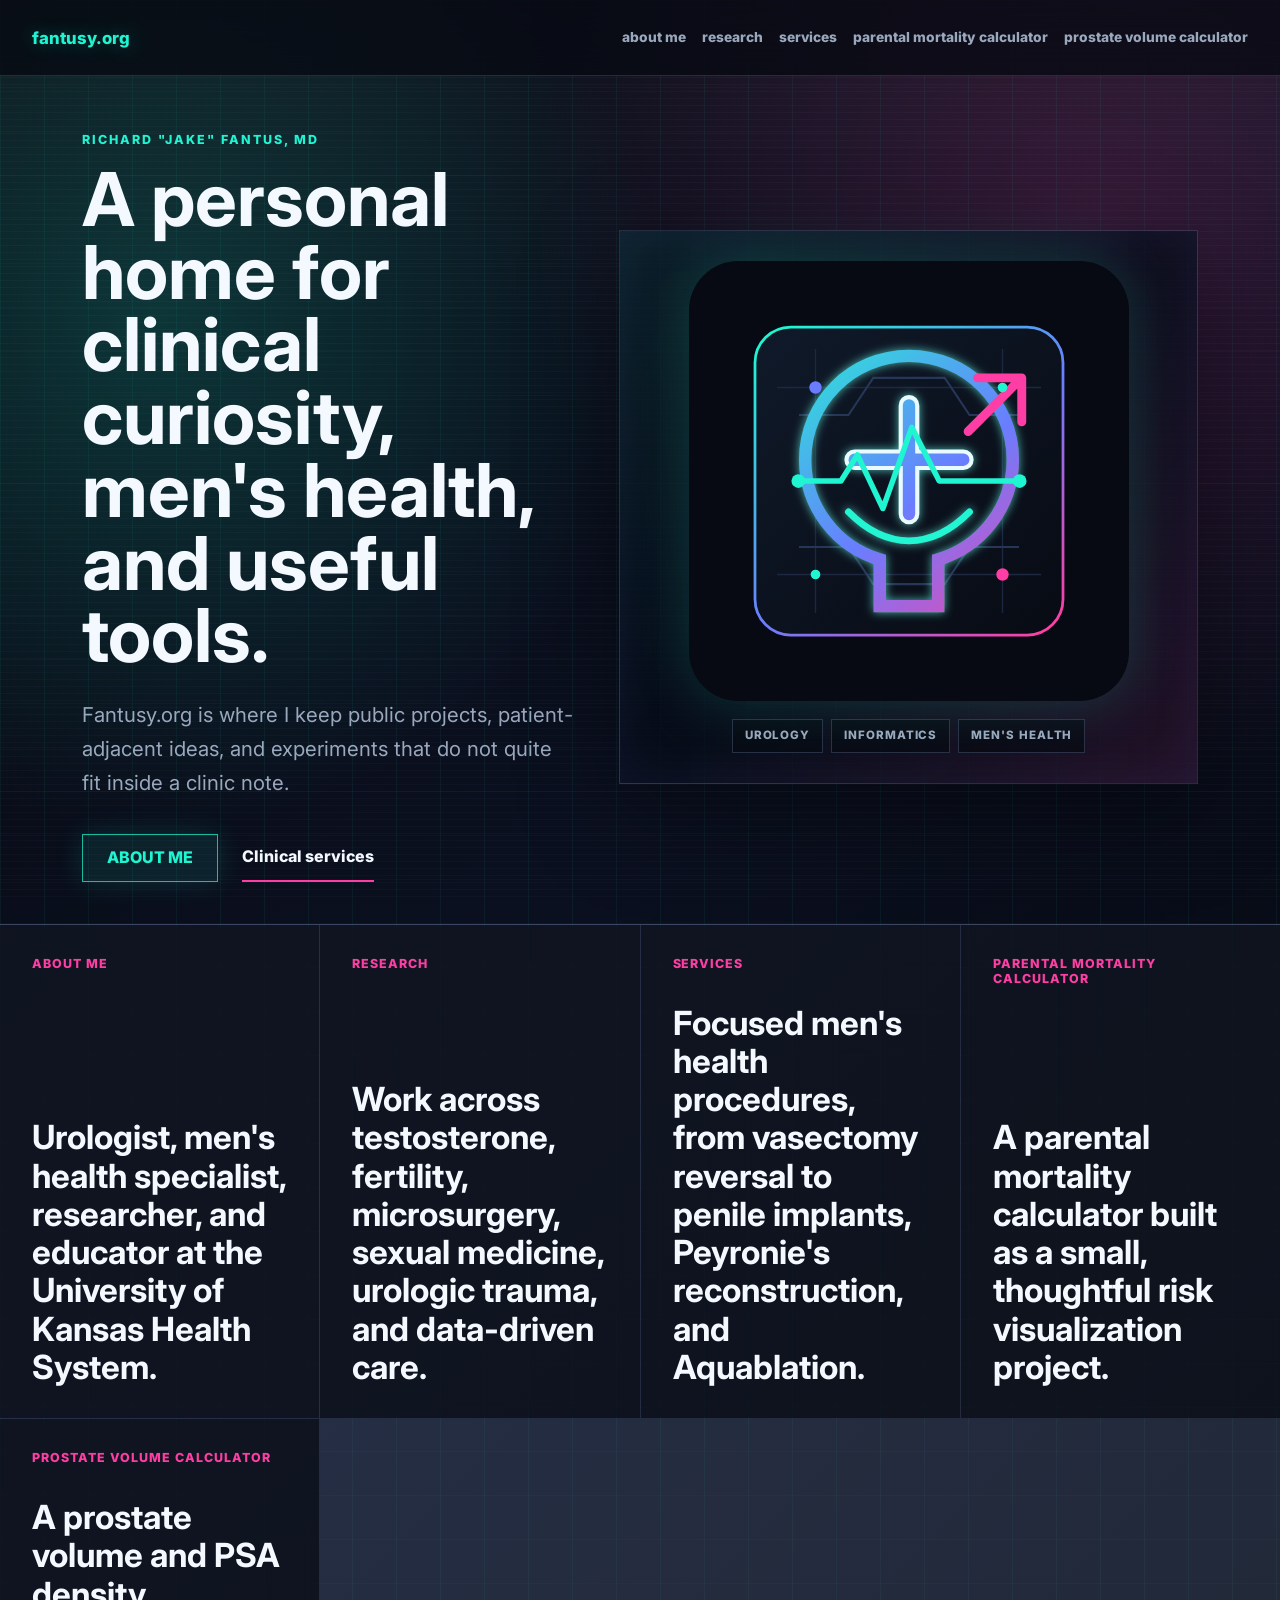
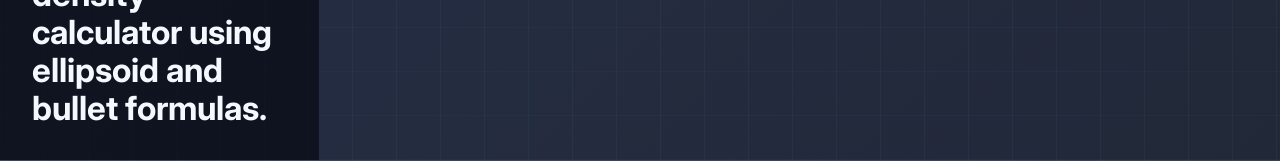
<file: index.html>
<!doctype html>
<html lang="en">
  <head>
    <meta charset="utf-8">
    <meta name="viewport" content="width=device-width, initial-scale=1">
    <meta name="description" content="Fantusy.org, the personal website of Richard Jake Fantus, MD.">
    <title>Fantusy | Richard Jake Fantus, MD</title>
    <link rel="preconnect" href="https://fonts.googleapis.com">
    <link rel="preconnect" href="https://fonts.gstatic.com" crossorigin>
    <link href="https://fonts.googleapis.com/css2?family=Inter:wght@400;600;700;800&display=swap" rel="stylesheet">
    <link rel="stylesheet" href="styles.css">
  </head>
  <body>
    <header class="site-header">
      <a class="brand" href="index.html">fantusy.org</a>
      <nav class="site-nav" aria-label="Primary navigation">
        <a href="about.html">About me</a>
        <a href="research.html">Research</a>
        <a href="services.html">Services</a>
        <a href="parental-mortality-calculator.html">Parental Mortality Calculator</a>
        <a href="prostate-volume-calculator.html">Prostate Volume Calculator</a>
      </nav>
    </header>

    <main>
      <section class="home-hero" aria-labelledby="site-title">
        <div class="hero-copy">
          <p class="eyebrow">Richard "Jake" Fantus, MD</p>
          <h1 id="site-title">A personal home for clinical curiosity, men's health, and useful tools.</h1>
          <p class="lede">
            Fantusy.org is where I keep public projects, patient-adjacent ideas, and experiments that do not quite fit inside a clinic note.
          </p>
          <div class="actions">
            <a class="primary-link" href="about.html">About me</a>
            <a class="text-link" href="services.html">Clinical services</a>
          </div>
        </div>
        <div class="logo-stage" aria-label="Fantusy visual identity">
          <a class="logo-secret-link" href="richard-retirement.html" aria-label="Open Richard's retirement countdown">
            <img class="brand-mark" src="assets/fantusy-mark.svg" alt="Fantusy logo combining medical technology, men's health, and urology themes">
          </a>
          <div class="signal-strip" aria-hidden="true">
            <span>urology</span>
            <span>informatics</span>
            <span>men's health</span>
          </div>
        </div>
      </section>

      <section class="feature-band" aria-label="Site links">
        <a class="feature-card" href="about.html">
          <span>About me</span>
          <strong>Urologist, men's health specialist, researcher, and educator at the University of Kansas Health System.</strong>
        </a>
        <a class="feature-card" href="research.html">
          <span>Research</span>
          <strong>Work across testosterone, fertility, microsurgery, sexual medicine, urologic trauma, and data-driven care.</strong>
        </a>
        <a class="feature-card" href="services.html">
          <span>Services</span>
          <strong>Focused men's health procedures, from vasectomy reversal to penile implants, Peyronie's reconstruction, and Aquablation.</strong>
        </a>
        <a class="feature-card" href="parental-mortality-calculator.html">
          <span>Parental Mortality Calculator</span>
          <strong>A parental mortality calculator built as a small, thoughtful risk visualization project.</strong>
        </a>
        <a class="feature-card" href="prostate-volume-calculator.html">
          <span>Prostate Volume Calculator</span>
          <strong>A prostate volume and PSA density calculator using ellipsoid and bullet formulas.</strong>
        </a>
      </section>
    </main>
  </body>
</html>
</file>
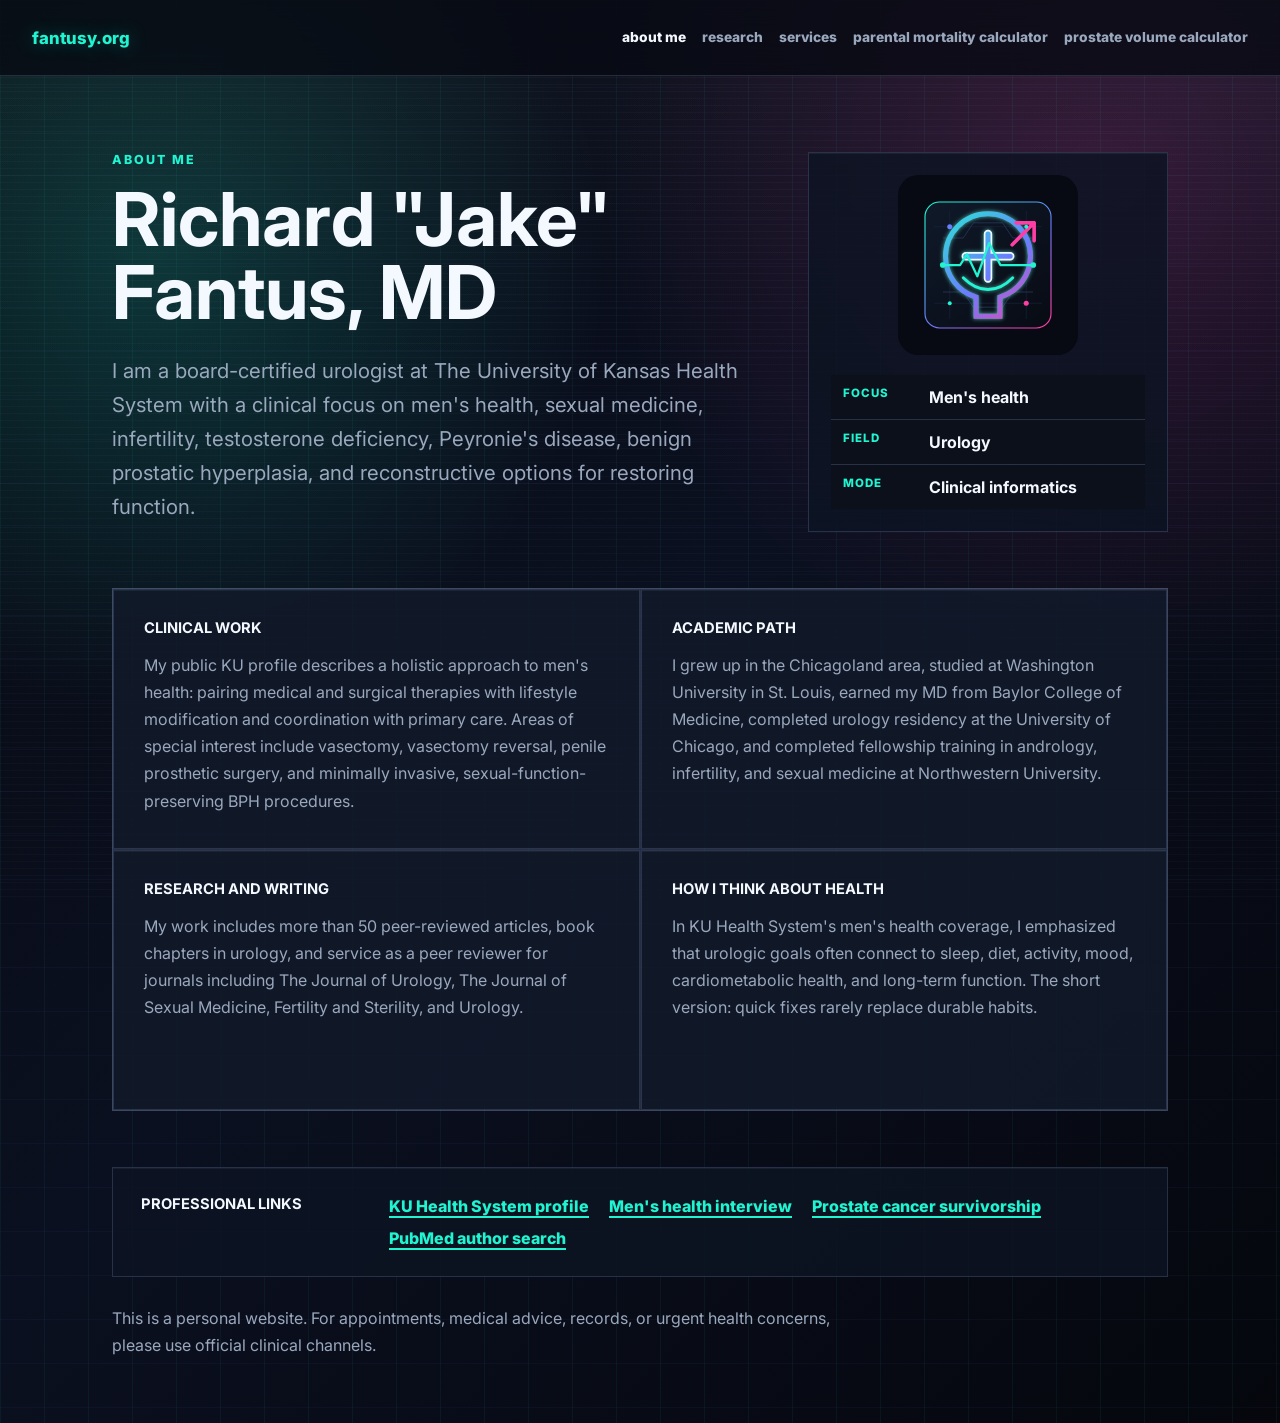
<file: about.html>
<!doctype html>
<html lang="en">
  <head>
    <meta charset="utf-8">
    <meta name="viewport" content="width=device-width, initial-scale=1">
    <meta name="description" content="About Richard Jake Fantus, MD, a urologist at the University of Kansas Health System.">
    <title>About Richard Jake Fantus, MD | Fantusy</title>
    <link rel="preconnect" href="https://fonts.googleapis.com">
    <link rel="preconnect" href="https://fonts.gstatic.com" crossorigin>
    <link href="https://fonts.googleapis.com/css2?family=Inter:wght@400;600;700;800&display=swap" rel="stylesheet">
    <link rel="stylesheet" href="styles.css">
  </head>
  <body>
    <header class="site-header">
      <a class="brand" href="index.html">fantusy.org</a>
      <nav class="site-nav" aria-label="Primary navigation">
        <a aria-current="page" href="about.html">About me</a>
        <a href="research.html">Research</a>
        <a href="services.html">Services</a>
        <a href="parental-mortality-calculator.html">Parental Mortality Calculator</a>
        <a href="prostate-volume-calculator.html">Prostate Volume Calculator</a>
      </nav>
    </header>

    <main class="content-page">
      <section class="about-hero" aria-labelledby="about-title">
        <div>
          <p class="eyebrow">About me</p>
          <h1 id="about-title">Richard "Jake" Fantus, MD</h1>
          <p class="lede">
            I am a board-certified urologist at The University of Kansas Health System with a clinical focus on men's health, sexual medicine, infertility, testosterone deficiency, Peyronie's disease, benign prostatic hyperplasia, and reconstructive options for restoring function.
          </p>
        </div>
        <aside class="identity-panel" aria-label="Professional focus areas">
          <img class="panel-mark" src="assets/fantusy-mark.svg" alt="">
          <dl>
            <div>
              <dt>Focus</dt>
              <dd>Men's health</dd>
            </div>
            <div>
              <dt>Field</dt>
              <dd>Urology</dd>
            </div>
            <div>
              <dt>Mode</dt>
              <dd>Clinical informatics</dd>
            </div>
          </dl>
        </aside>
      </section>

      <section class="about-grid" aria-label="Professional background">
        <article>
          <h2>Clinical Work</h2>
          <p>
            My public KU profile describes a holistic approach to men's health: pairing medical and surgical therapies with lifestyle modification and coordination with primary care. Areas of special interest include vasectomy, vasectomy reversal, penile prosthetic surgery, and minimally invasive, sexual-function-preserving BPH procedures.
          </p>
        </article>
        <article>
          <h2>Academic Path</h2>
          <p>
            I grew up in the Chicagoland area, studied at Washington University in St. Louis, earned my MD from Baylor College of Medicine, completed urology residency at the University of Chicago, and completed fellowship training in andrology, infertility, and sexual medicine at Northwestern University.
          </p>
        </article>
        <article>
          <h2>Research And Writing</h2>
          <p>
            My work includes more than 50 peer-reviewed articles, book chapters in urology, and service as a peer reviewer for journals including The Journal of Urology, The Journal of Sexual Medicine, Fertility and Sterility, and Urology.
          </p>
        </article>
        <article>
          <h2>How I Think About Health</h2>
          <p>
            In KU Health System's men's health coverage, I emphasized that urologic goals often connect to sleep, diet, activity, mood, cardiometabolic health, and long-term function. The short version: quick fixes rarely replace durable habits.
          </p>
        </article>
      </section>

      <section class="source-band" aria-labelledby="source-title">
        <h2 id="source-title">Professional Links</h2>
        <div class="source-links">
          <a href="https://findadoctor.kansashealthsystem.com/provider/richard-j-fantus/2304429">KU Health System profile</a>
          <a href="https://www.kansashealthsystem.com/news-room/blog/2024/10/mens-health-improves-urologic-conditions">Men's health interview</a>
          <a href="https://www.kucancercenter.org/cancer/cancer-types/prostate-cancer/prostate-cancer-survivorship">Prostate cancer survivorship</a>
          <a href="https://pubmed.ncbi.nlm.nih.gov/?term=Richard+J+Fantus%5BAuthor%5D">PubMed author search</a>
        </div>
      </section>

      <p class="disclaimer">
        This is a personal website. For appointments, medical advice, records, or urgent health concerns, please use official clinical channels.
      </p>
    </main>
  </body>
</html>
</file>
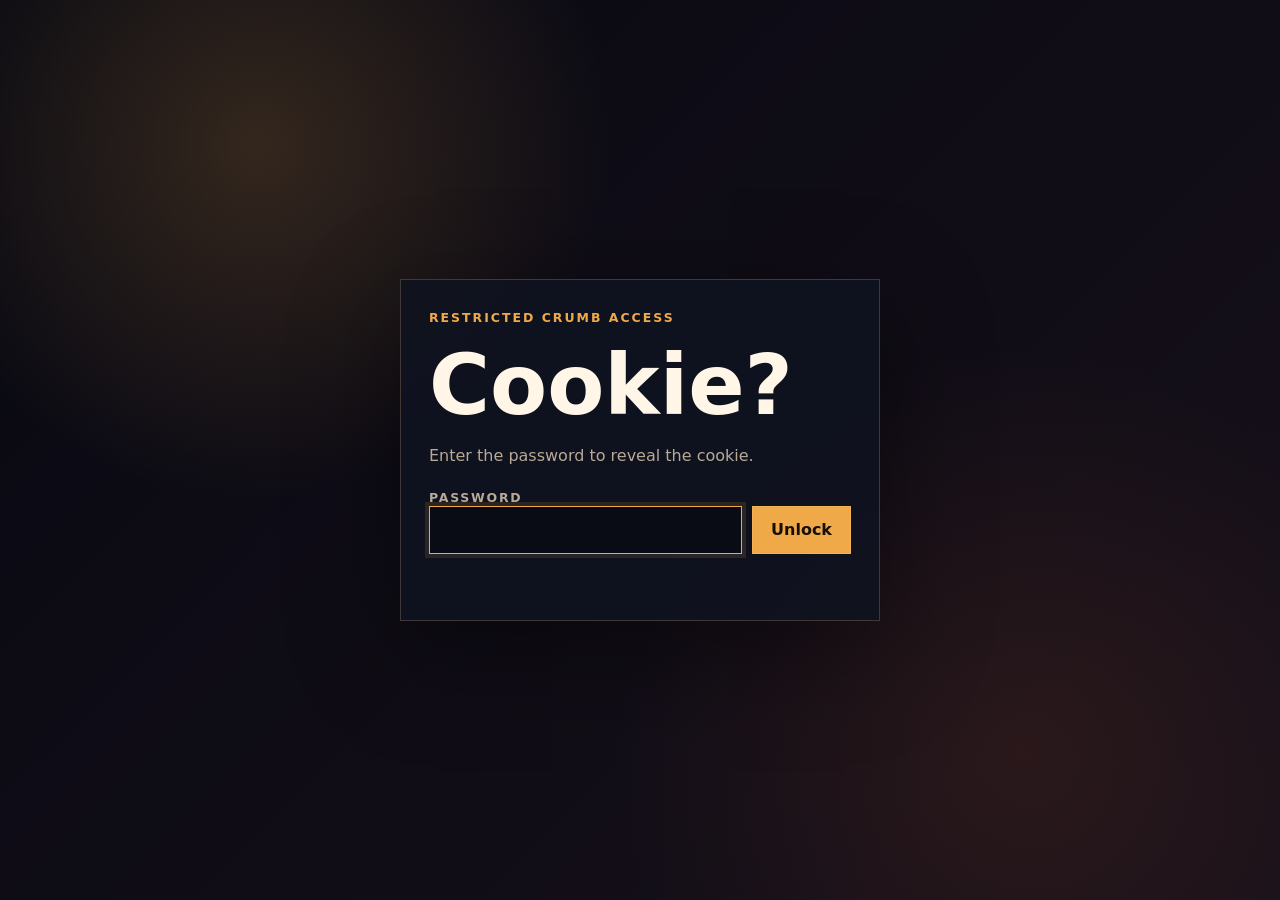
<file: cookie.html>
<!doctype html>
<html lang="en">
  <head>
    <meta charset="utf-8">
    <meta name="viewport" content="width=device-width, initial-scale=1">
    <meta name="robots" content="noindex">
    <meta name="description" content="A password-protected cookie page.">
    <title>Cookie</title>
    <style>
      :root {
        color-scheme: dark;
        --bg: #080912;
        --panel: rgba(15, 19, 32, 0.86);
        --ink: #fff6e8;
        --muted: #b9a996;
        --line: rgba(255, 214, 148, 0.2);
        --cookie: #f0a949;
        --chocolate: #5c2f20;
      }

      * {
        box-sizing: border-box;
      }

      body {
        min-height: 100vh;
        margin: 0;
        display: grid;
        place-items: center;
        padding: 28px;
        background:
          radial-gradient(circle at 20% 16%, rgba(240, 169, 73, 0.18), transparent 28%),
          radial-gradient(circle at 80% 84%, rgba(92, 47, 32, 0.3), transparent 32%),
          linear-gradient(135deg, #080912 0%, #17101a 100%);
        color: var(--ink);
        font-family: Inter, system-ui, -apple-system, BlinkMacSystemFont, "Segoe UI", sans-serif;
      }

      main {
        width: min(920px, 100%);
      }

      .gate,
      .cookie-vault {
        border: 1px solid var(--line);
        background: var(--panel);
        box-shadow: 0 30px 100px rgba(0, 0, 0, 0.42);
      }

      .gate {
        display: grid;
        gap: 18px;
        max-width: 480px;
        margin: 0 auto;
        padding: 28px;
      }

      .gate[hidden],
      .cookie-vault[hidden] {
        display: none;
      }

      h1 {
        margin: 0;
        font-size: clamp(2.4rem, 10vw, 5.2rem);
        line-height: 0.95;
        letter-spacing: 0;
      }

      p {
        margin: 0;
        color: var(--muted);
        line-height: 1.6;
      }

      label {
        color: var(--muted);
        font-size: 0.78rem;
        font-weight: 800;
        letter-spacing: 0.14em;
        text-transform: uppercase;
      }

      .password-row {
        display: grid;
        grid-template-columns: 1fr auto;
        gap: 10px;
      }

      input,
      button {
        min-height: 48px;
        border: 1px solid var(--line);
        font: inherit;
      }

      input {
        width: 100%;
        padding: 0 14px;
        background: rgba(8, 9, 18, 0.78);
        color: var(--ink);
        outline: none;
      }

      input:focus {
        border-color: var(--cookie);
        box-shadow: 0 0 0 4px rgba(240, 169, 73, 0.12);
      }

      button {
        padding: 0 18px;
        background: var(--cookie);
        color: #190e07;
        cursor: pointer;
        font-weight: 800;
      }

      .error {
        min-height: 20px;
        color: #ff8a8a;
        font-size: 0.92rem;
      }

      .cookie-vault {
        display: grid;
        gap: 24px;
        padding: clamp(20px, 4vw, 34px);
        text-align: center;
      }

      .cookie-vault img {
        display: block;
        width: min(680px, 100%);
        height: auto;
        margin: 0 auto;
        border: 1px solid var(--line);
      }

      .tag {
        color: var(--cookie);
        font-size: 0.78rem;
        font-weight: 800;
        letter-spacing: 0.16em;
        text-transform: uppercase;
      }

      @media (max-width: 520px) {
        .password-row {
          grid-template-columns: 1fr;
        }
      }
    </style>
  </head>
  <body>
    <main>
      <section class="gate" id="gate" aria-labelledby="gate-title">
        <p class="tag">restricted crumb access</p>
        <h1 id="gate-title">Cookie?</h1>
        <p>Enter the password to reveal the cookie.</p>
        <form id="passwordForm">
          <label for="password">Password</label>
          <div class="password-row">
            <input id="password" type="password" autocomplete="off" autofocus>
            <button type="submit">Unlock</button>
          </div>
        </form>
        <p class="error" id="error" aria-live="polite"></p>
      </section>

      <section class="cookie-vault" id="cookieVault" hidden aria-labelledby="cookie-title">
        <p class="tag">access granted</p>
        <h1 id="cookie-title">Cookie.</h1>
        <img src="assets/chocolate-chip-cookie.png" alt="A large chocolate chip cookie">
      </section>
    </main>

    <script>
      const form = document.getElementById('passwordForm');
      const password = document.getElementById('password');
      const error = document.getElementById('error');
      const gate = document.getElementById('gate');
      const vault = document.getElementById('cookieVault');

      form.addEventListener('submit', (event) => {
        event.preventDefault();
        if (password.value === 'Delores') {
          gate.hidden = true;
          vault.hidden = false;
          return;
        }

        error.textContent = 'That is not the cookie password.';
        password.select();
      });
    </script>
  </body>
</html>
</file>
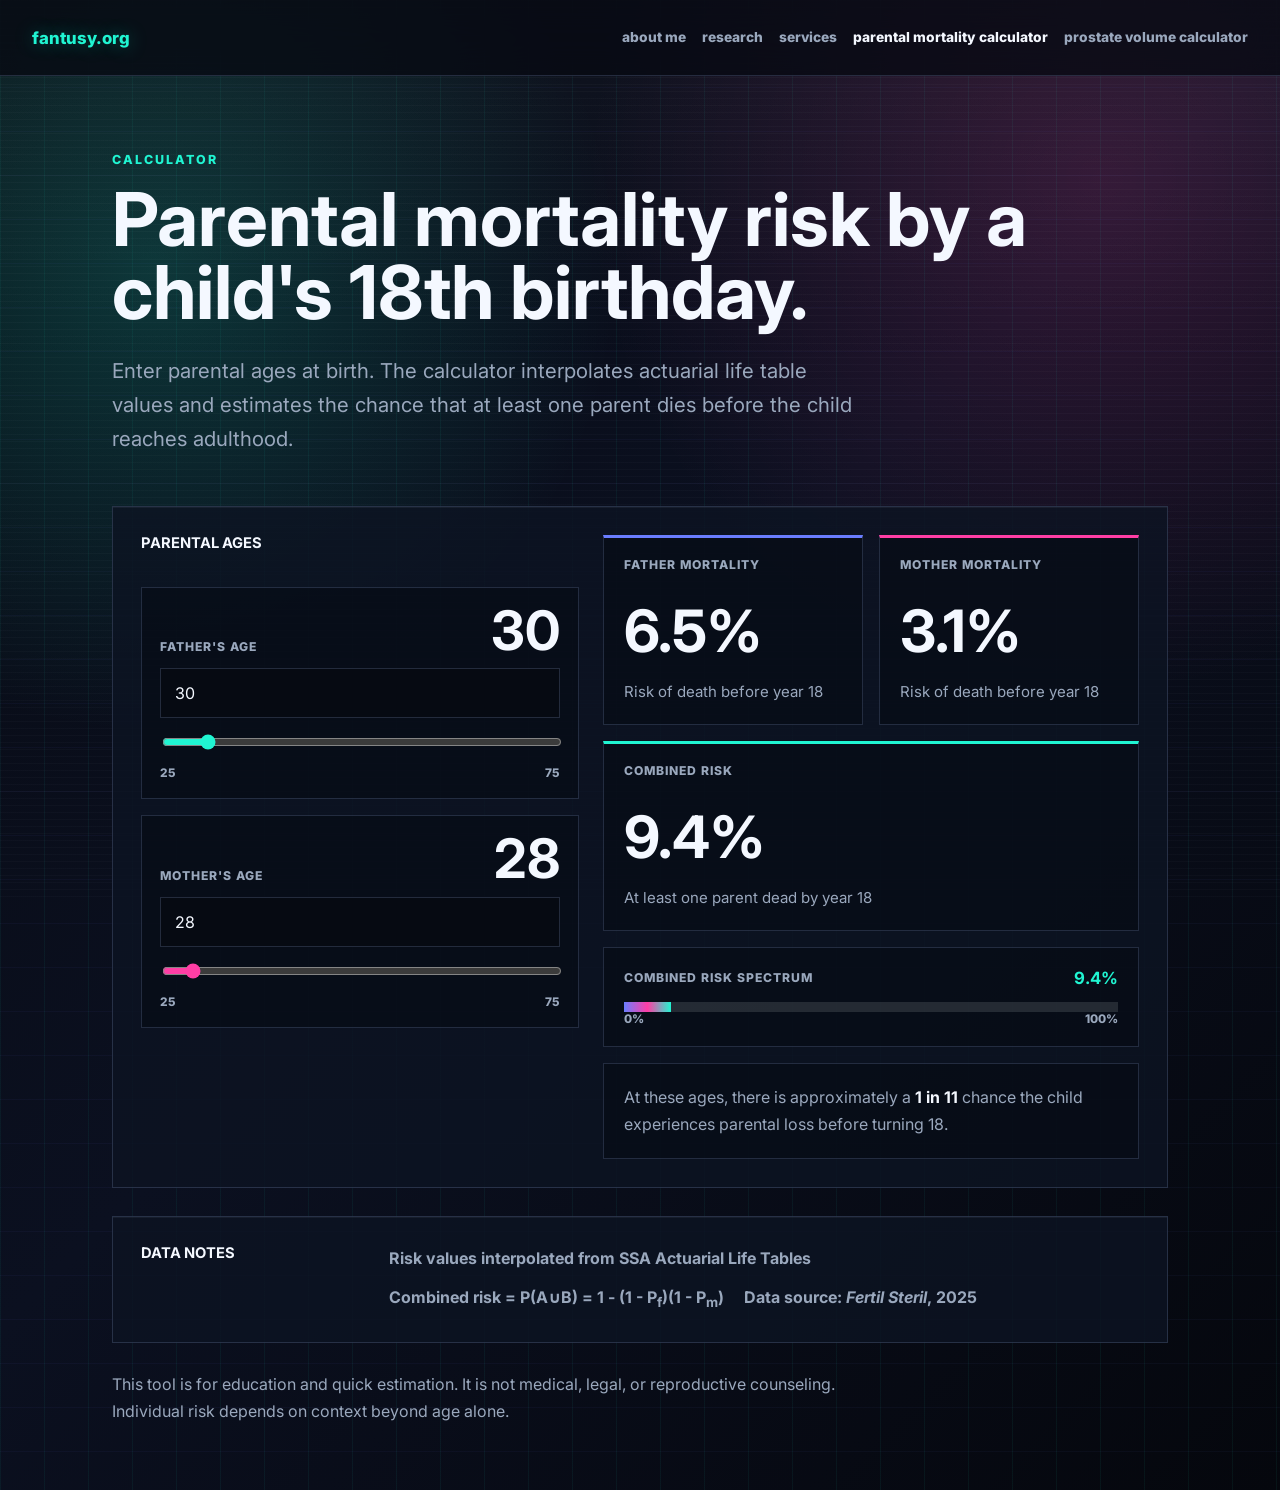
<file: parental-mortality-calculator.html>
<!doctype html>
<html lang="en">
  <head>
    <meta charset="utf-8">
    <meta name="viewport" content="width=device-width, initial-scale=1">
    <meta name="description" content="Estimate parental mortality risk before a child's 18th birthday using actuarial life table data.">
    <title>Parental Mortality Calculator | Fantusy</title>
    <link rel="preconnect" href="https://fonts.googleapis.com">
    <link rel="preconnect" href="https://fonts.gstatic.com" crossorigin>
    <link href="https://fonts.googleapis.com/css2?family=Inter:wght@400;600;700;800&display=swap" rel="stylesheet">
    <link rel="stylesheet" href="styles.css">
  </head>
  <body>
    <header class="site-header">
      <a class="brand" href="index.html">fantusy.org</a>
      <nav class="site-nav" aria-label="Primary navigation">
        <a href="about.html">About me</a>
        <a href="research.html">Research</a>
        <a href="services.html">Services</a>
        <a aria-current="page" href="parental-mortality-calculator.html">Parental Mortality Calculator</a>
        <a href="prostate-volume-calculator.html">Prostate Volume Calculator</a>
      </nav>
    </header>

    <main class="content-page">
      <section class="page-hero" aria-labelledby="mortality-title">
        <p class="eyebrow">Calculator</p>
        <h1 id="mortality-title">Parental mortality risk by a child's 18th birthday.</h1>
        <p class="lede">
          Enter parental ages at birth. The calculator interpolates actuarial life table values and estimates the chance that at least one parent dies before the child reaches adulthood.
        </p>
      </section>

      <section class="calculator-panel mortality-panel" aria-labelledby="age-inputs-title">
        <div class="calculator-form">
          <h2 id="age-inputs-title">Parental Ages</h2>
          <div class="age-control-grid">
            <article class="age-control father">
              <label for="fatherAgeInput">
                <span>Father's age</span>
                <strong id="fatherDisplay">30</strong>
              </label>
              <input class="age-number" type="number" id="fatherAgeInput" min="25" max="75" value="30" step="1" inputmode="numeric" aria-label="Father's age in years">
              <input class="age-slider" type="range" id="fatherSlider" min="25" max="75" value="30" step="1" aria-label="Father's age slider">
              <div class="range-bounds" aria-hidden="true"><span>25</span><span>75</span></div>
            </article>

            <article class="age-control mother">
              <label for="motherAgeInput">
                <span>Mother's age</span>
                <strong id="motherDisplay">28</strong>
              </label>
              <input class="age-number" type="number" id="motherAgeInput" min="25" max="75" value="28" step="1" inputmode="numeric" aria-label="Mother's age in years">
              <input class="age-slider" type="range" id="motherSlider" min="25" max="75" value="28" step="1" aria-label="Mother's age slider">
              <div class="range-bounds" aria-hidden="true"><span>25</span><span>75</span></div>
            </article>
          </div>
        </div>

        <div class="mortality-results" aria-label="Mortality risk results">
          <div class="result-card father-card">
            <span>Father mortality</span>
            <strong><span id="fatherResult">6.5</span>%</strong>
            <p>Risk of death before year 18</p>
          </div>

          <div class="result-card mother-card">
            <span>Mother mortality</span>
            <strong><span id="motherResult">2.6</span>%</strong>
            <p>Risk of death before year 18</p>
          </div>

          <div class="result-card combined-card">
            <span>Combined risk</span>
            <strong><span id="combinedResult">9.0</span>%</strong>
            <p>At least one parent dead by year 18</p>
          </div>

          <div class="risk-meter">
            <div class="risk-meter-label">
              <span>Combined risk spectrum</span>
              <strong id="barPct">9.0%</strong>
            </div>
            <div class="risk-meter-track">
              <div class="risk-meter-fill" id="riskBar"></div>
            </div>
            <div class="range-bounds" aria-hidden="true"><span>0%</span><span>100%</span></div>
          </div>

          <div class="context-band" id="contextBand">
            <div class="context-text" id="contextText">
              At these ages, the combined probability that at least one parent will be deceased before the child's 18th birthday is <strong id="contextPct">9.0%</strong>.
            </div>
          </div>
        </div>
      </section>

      <section class="source-band" aria-labelledby="source-title">
        <h2 id="source-title">Data Notes</h2>
        <div class="source-links formula-notes">
          <span>Risk values interpolated from SSA Actuarial Life Tables</span>
          <span>Combined risk = P(A&cup;B) = 1 - (1 - P<sub>f</sub>)(1 - P<sub>m</sub>)</span>
          <span>Data source: <em>Fertil Steril</em>, 2025</span>
        </div>
      </section>

      <p class="disclaimer">
        This tool is for education and quick estimation. It is not medical, legal, or reproductive counseling. Individual risk depends on context beyond age alone.
      </p>
    </main>

    <script>
      const MATERNAL = [
        [25, 2.6], [30, 3.5], [35, 4.8], [40, 6.8],
        [45, 9.3], [50, 13.8], [55, 19.2], [60, 27.5],
        [65, 36.3], [70, 57.6], [75, 73.1]
      ];

      const PATERNAL = [
        [25, 5.3], [30, 6.5], [35, 8.3], [40, 11.0],
        [45, 15.7], [50, 21.7], [55, 29.0], [60, 39.0],
        [65, 52.6], [70, 69.8], [75, 82.9]
      ];

      function interpolate(table, age) {
        const boundedAge = Math.max(table[0][0], Math.min(table[table.length - 1][0], age));
        for (let i = 0; i < table.length - 1; i += 1) {
          const [a0, v0] = table[i];
          const [a1, v1] = table[i + 1];
          if (boundedAge >= a0 && boundedAge <= a1) {
            const t = (boundedAge - a0) / (a1 - a0);
            return v0 + t * (v1 - v0);
          }
        }
        return table[table.length - 1][1];
      }

      function combinedRisk(pf, pm) {
        return 1 - (1 - pf / 100) * (1 - pm / 100);
      }

      function getContextMessage(combined) {
        const pct = (combined * 100).toFixed(1);
        const odds = Math.max(1, Math.round(1 / combined));
        if (combined < 0.05) {
          return `At these relatively young parental ages, the combined mortality risk is low, roughly <strong>1 in ${odds}</strong> chance a child loses a parent before 18.`;
        }
        if (combined < 0.15) {
          return `At these ages, there is approximately a <strong>1 in ${odds}</strong> chance the child experiences parental loss before turning 18.`;
        }
        if (combined < 0.30) {
          return `A combined risk of <strong>${pct}%</strong> represents a meaningfully elevated probability, roughly <strong>1 in ${odds}</strong> children born to parents these ages will lose at least one parent before 18.`;
        }
        if (combined < 0.50) {
          return `At these advanced parental ages, the combined risk is substantial at <strong>${pct}%</strong>, nearly <strong>1 in ${odds}</strong> children.`;
        }
        return `At these parental ages, the combined mortality risk is very high at <strong>${pct}%</strong>.`;
      }

      const fSlider = document.getElementById('fatherSlider');
      const mSlider = document.getElementById('motherSlider');
      const fAgeInput = document.getElementById('fatherAgeInput');
      const mAgeInput = document.getElementById('motherAgeInput');
      const fDisplay = document.getElementById('fatherDisplay');
      const mDisplay = document.getElementById('motherDisplay');
      const fResult = document.getElementById('fatherResult');
      const mResult = document.getElementById('motherResult');
      const cResult = document.getElementById('combinedResult');
      const riskBar = document.getElementById('riskBar');
      const barPct = document.getElementById('barPct');
      const contextPct = document.getElementById('contextPct');
      const contextTxt = document.getElementById('contextText');

      function animatePulse(el) {
        el.classList.remove('pulse');
        void el.offsetWidth;
        el.classList.add('pulse');
      }

      function clampAge(value) {
        const age = Number.parseInt(value, 10);
        if (Number.isNaN(age)) return null;
        return Math.max(25, Math.min(75, age));
      }

      function syncAge(source, slider, numberInput) {
        const nextAge = clampAge(source.value);
        if (nextAge === null) return;
        slider.value = nextAge;
        numberInput.value = nextAge;
        update();
      }

      function handleTypedAge(numberInput, slider) {
        const age = Number.parseInt(numberInput.value, 10);
        if (Number.isNaN(age) || age < 25 || age > 75) return;
        slider.value = age;
        update();
      }

      function commitTypedAge(numberInput, slider) {
        const nextAge = clampAge(numberInput.value);
        if (nextAge === null) {
          numberInput.value = slider.value;
          return;
        }
        slider.value = nextAge;
        numberInput.value = nextAge;
        update();
      }

      function update() {
        const fAge = Number.parseInt(fSlider.value, 10);
        const mAge = Number.parseInt(mSlider.value, 10);

        fDisplay.textContent = fAge;
        mDisplay.textContent = mAge;
        fAgeInput.value = fAge;
        mAgeInput.value = mAge;

        const pf = interpolate(PATERNAL, fAge);
        const pm = interpolate(MATERNAL, mAge);
        const combined = combinedRisk(pf, pm);
        const combinedPct = combined * 100;

        fResult.textContent = pf.toFixed(1);
        mResult.textContent = pm.toFixed(1);
        cResult.textContent = combinedPct.toFixed(1);
        riskBar.style.width = `${Math.min(combinedPct, 100)}%`;
        barPct.textContent = `${combinedPct.toFixed(1)}%`;
        contextPct.textContent = `${combinedPct.toFixed(1)}%`;
        contextTxt.innerHTML = getContextMessage(combined);

        animatePulse(fResult);
        animatePulse(mResult);
        animatePulse(cResult);
      }

      fSlider.addEventListener('input', () => syncAge(fSlider, fSlider, fAgeInput));
      mSlider.addEventListener('input', () => syncAge(mSlider, mSlider, mAgeInput));
      fAgeInput.addEventListener('input', () => handleTypedAge(fAgeInput, fSlider));
      mAgeInput.addEventListener('input', () => handleTypedAge(mAgeInput, mSlider));
      fAgeInput.addEventListener('blur', () => commitTypedAge(fAgeInput, fSlider));
      mAgeInput.addEventListener('blur', () => commitTypedAge(mAgeInput, mSlider));

      update();
    </script>
  </body>
</html>
</file>
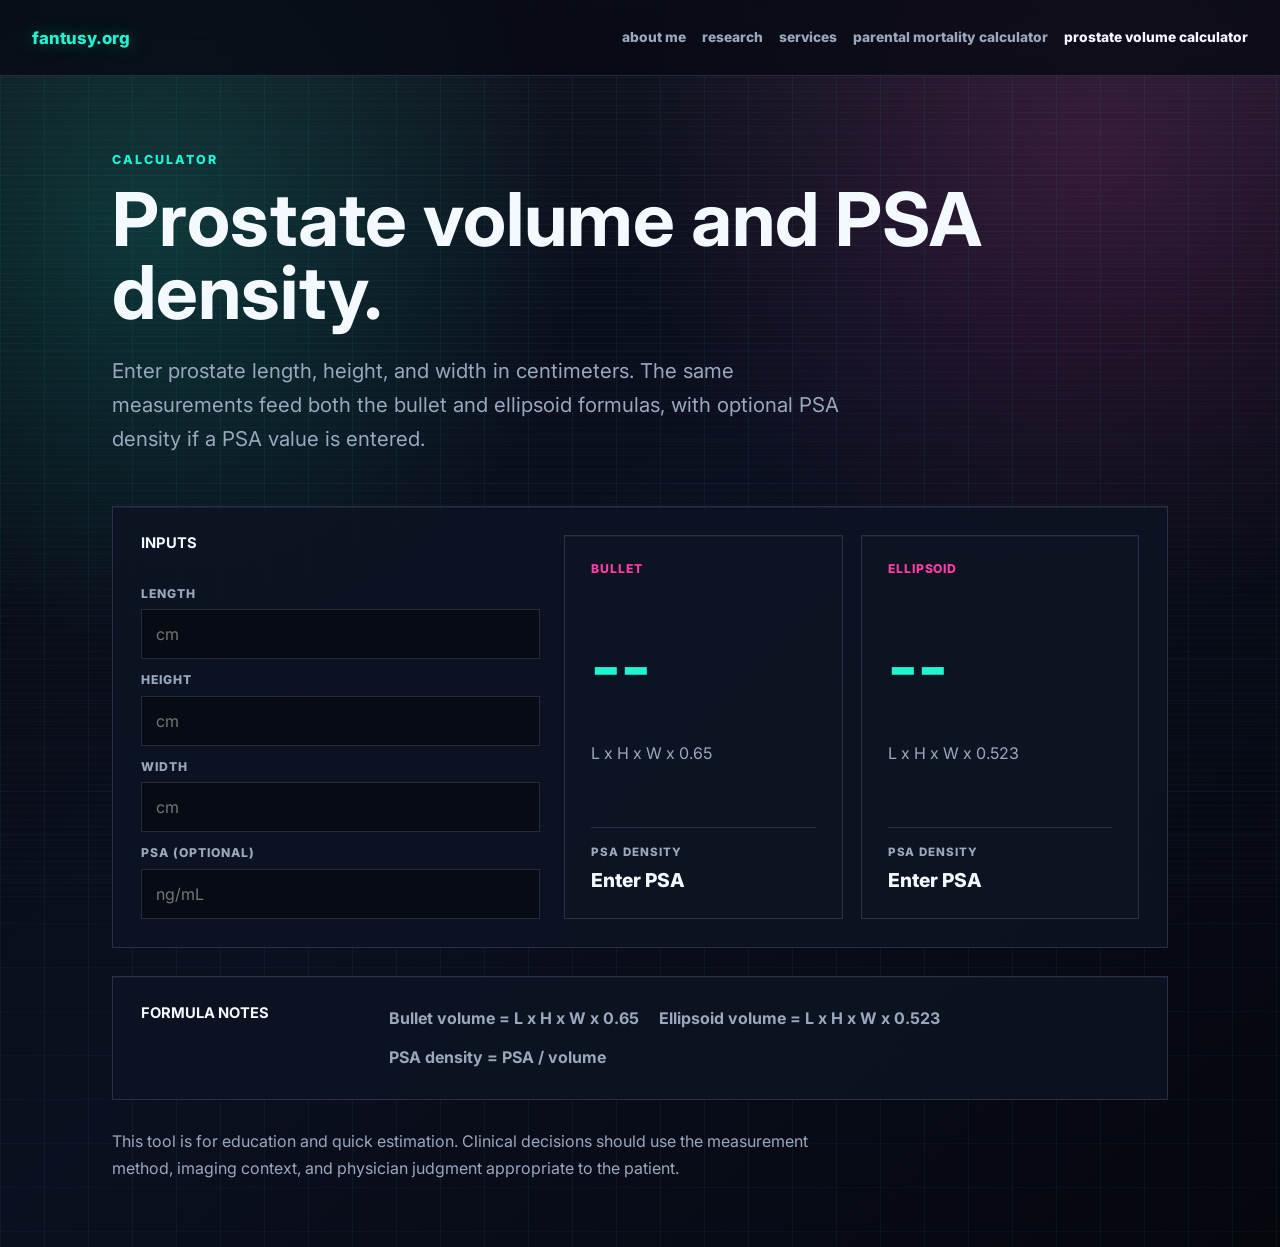
<file: prostate-volume-calculator.html>
<!doctype html>
<html lang="en">
  <head>
    <meta charset="utf-8">
    <meta name="viewport" content="width=device-width, initial-scale=1">
    <meta name="description" content="Calculate prostate volume using ellipsoid and bullet formulas, with optional PSA density.">
    <title>Prostate Volume Calculator | Fantusy</title>
    <link rel="preconnect" href="https://fonts.googleapis.com">
    <link rel="preconnect" href="https://fonts.gstatic.com" crossorigin>
    <link href="https://fonts.googleapis.com/css2?family=Inter:wght@400;600;700;800&display=swap" rel="stylesheet">
    <link rel="stylesheet" href="styles.css">
  </head>
  <body>
    <header class="site-header">
      <a class="brand" href="index.html">fantusy.org</a>
      <nav class="site-nav" aria-label="Primary navigation">
        <a href="about.html">About me</a>
        <a href="research.html">Research</a>
        <a href="services.html">Services</a>
        <a href="parental-mortality-calculator.html">Parental Mortality Calculator</a>
        <a aria-current="page" href="prostate-volume-calculator.html">Prostate Volume Calculator</a>
      </nav>
    </header>

    <main class="content-page">
      <section class="page-hero" aria-labelledby="volume-title">
        <p class="eyebrow">Calculator</p>
        <h1 id="volume-title">Prostate volume and PSA density.</h1>
        <p class="lede">
          Enter prostate length, height, and width in centimeters. The same measurements feed both the bullet and ellipsoid formulas, with optional PSA density if a PSA value is entered.
        </p>
      </section>

      <section class="calculator-panel" aria-labelledby="inputs-title">
        <div class="calculator-form">
          <h2 id="inputs-title">Inputs</h2>
          <div class="calc-input-grid">
            <label>
              <span>Length</span>
              <input id="lengthInput" type="number" min="0" step="0.1" inputmode="decimal" placeholder="cm">
            </label>
            <label>
              <span>Height</span>
              <input id="heightInput" type="number" min="0" step="0.1" inputmode="decimal" placeholder="cm">
            </label>
            <label>
              <span>Width</span>
              <input id="widthInput" type="number" min="0" step="0.1" inputmode="decimal" placeholder="cm">
            </label>
            <label>
              <span>PSA (optional)</span>
              <input id="psaInput" type="number" min="0" step="0.01" inputmode="decimal" placeholder="ng/mL">
            </label>
          </div>
        </div>

        <div class="formula-grid" aria-label="Volume results">
          <article>
            <span>Bullet</span>
            <strong id="bulletVolume">--</strong>
            <p>L x H x W x 0.65</p>
            <dl>
              <div>
                <dt>PSA density</dt>
                <dd id="bulletDensity">Enter PSA</dd>
              </div>
            </dl>
          </article>
          <article>
            <span>Ellipsoid</span>
            <strong id="ellipsoidVolume">--</strong>
            <p>L x H x W x 0.523</p>
            <dl>
              <div>
                <dt>PSA density</dt>
                <dd id="ellipsoidDensity">Enter PSA</dd>
              </div>
            </dl>
          </article>
        </div>
      </section>

      <section class="source-band" aria-labelledby="formula-title">
        <h2 id="formula-title">Formula Notes</h2>
        <div class="source-links formula-notes">
          <span>Bullet volume = L x H x W x 0.65</span>
          <span>Ellipsoid volume = L x H x W x 0.523</span>
          <span>PSA density = PSA / volume</span>
        </div>
      </section>

      <p class="disclaimer">
        This tool is for education and quick estimation. Clinical decisions should use the measurement method, imaging context, and physician judgment appropriate to the patient.
      </p>
    </main>

    <script>
      const widthInput = document.getElementById('widthInput');
      const heightInput = document.getElementById('heightInput');
      const lengthInput = document.getElementById('lengthInput');
      const psaInput = document.getElementById('psaInput');
      const ellipsoidVolume = document.getElementById('ellipsoidVolume');
      const bulletVolume = document.getElementById('bulletVolume');
      const ellipsoidDensity = document.getElementById('ellipsoidDensity');
      const bulletDensity = document.getElementById('bulletDensity');

      function getPositiveNumber(input) {
        const value = Number.parseFloat(input.value);
        return Number.isFinite(value) && value > 0 ? value : null;
      }

      function formatVolume(value) {
        return `${value.toFixed(1)} cc`;
      }

      function formatDensity(psa, volume) {
        return `${(psa / volume).toFixed(3)} ng/mL/cc`;
      }

      function updateCalculator() {
        const width = getPositiveNumber(widthInput);
        const height = getPositiveNumber(heightInput);
        const length = getPositiveNumber(lengthInput);
        const psa = getPositiveNumber(psaInput);

        if (!width || !height || !length) {
          ellipsoidVolume.textContent = '--';
          bulletVolume.textContent = '--';
          ellipsoidDensity.textContent = psa ? 'Enter dimensions' : 'Enter PSA';
          bulletDensity.textContent = psa ? 'Enter dimensions' : 'Enter PSA';
          return;
        }

        const base = width * height * length;
        const ellipsoid = base * 0.523;
        const bullet = base * 0.65;

        ellipsoidVolume.textContent = formatVolume(ellipsoid);
        bulletVolume.textContent = formatVolume(bullet);
        ellipsoidDensity.textContent = psa ? formatDensity(psa, ellipsoid) : 'Enter PSA';
        bulletDensity.textContent = psa ? formatDensity(psa, bullet) : 'Enter PSA';
      }

      [widthInput, heightInput, lengthInput, psaInput].forEach((input) => {
        input.addEventListener('input', updateCalculator);
      });

      updateCalculator();
    </script>
  </body>
</html>
</file>
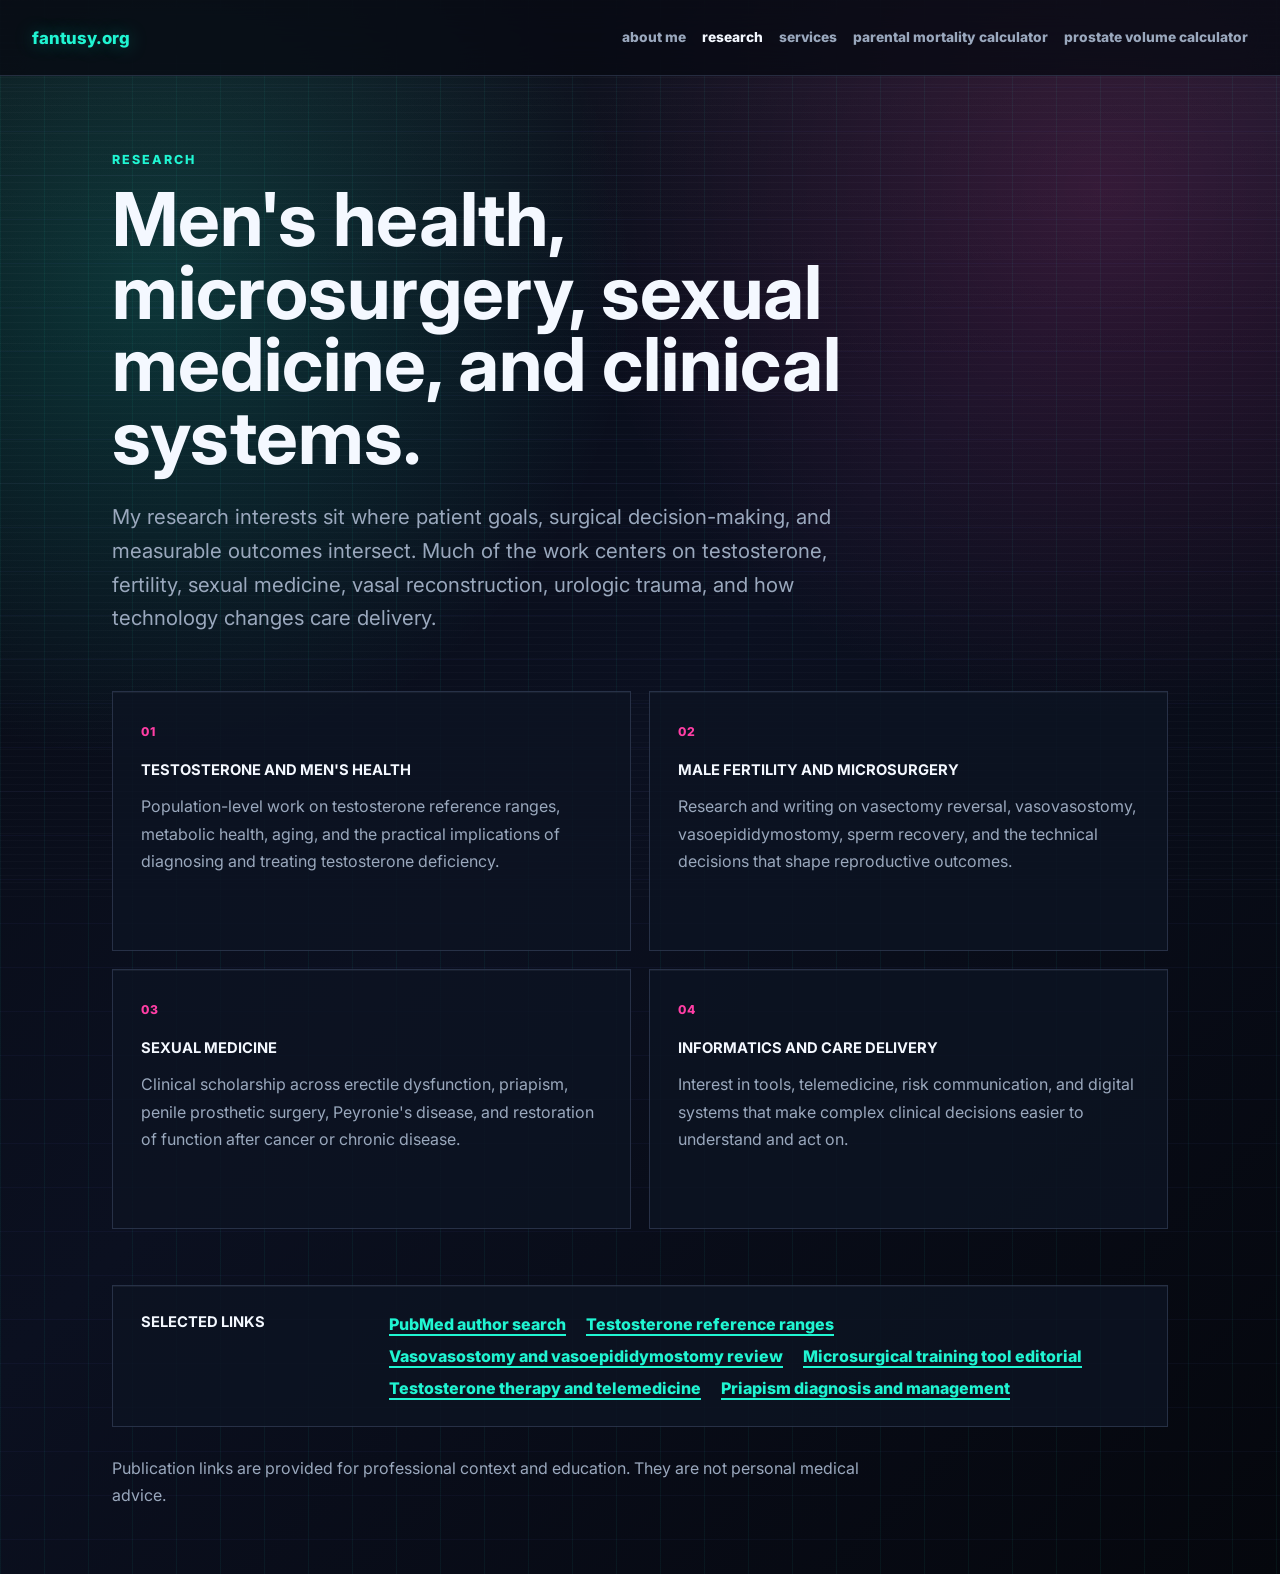
<file: research.html>
<!doctype html>
<html lang="en">
  <head>
    <meta charset="utf-8">
    <meta name="viewport" content="width=device-width, initial-scale=1">
    <meta name="description" content="Research interests and publications for Richard Jake Fantus, MD.">
    <title>Research | Richard Jake Fantus, MD</title>
    <link rel="preconnect" href="https://fonts.googleapis.com">
    <link rel="preconnect" href="https://fonts.gstatic.com" crossorigin>
    <link href="https://fonts.googleapis.com/css2?family=Inter:wght@400;600;700;800&display=swap" rel="stylesheet">
    <link rel="stylesheet" href="styles.css">
  </head>
  <body>
    <header class="site-header">
      <a class="brand" href="index.html">fantusy.org</a>
      <nav class="site-nav" aria-label="Primary navigation">
        <a href="about.html">About me</a>
        <a aria-current="page" href="research.html">Research</a>
        <a href="services.html">Services</a>
        <a href="parental-mortality-calculator.html">Parental Mortality Calculator</a>
        <a href="prostate-volume-calculator.html">Prostate Volume Calculator</a>
      </nav>
    </header>

    <main class="content-page">
      <section class="page-hero" aria-labelledby="research-title">
        <p class="eyebrow">Research</p>
        <h1 id="research-title">Men's health, microsurgery, sexual medicine, and clinical systems.</h1>
        <p class="lede">
          My research interests sit where patient goals, surgical decision-making, and measurable outcomes intersect. Much of the work centers on testosterone, fertility, sexual medicine, vasal reconstruction, urologic trauma, and how technology changes care delivery.
        </p>
      </section>

      <section class="research-grid" aria-label="Research focus areas">
        <article>
          <span>01</span>
          <h2>Testosterone And Men's Health</h2>
          <p>Population-level work on testosterone reference ranges, metabolic health, aging, and the practical implications of diagnosing and treating testosterone deficiency.</p>
        </article>
        <article>
          <span>02</span>
          <h2>Male Fertility And Microsurgery</h2>
          <p>Research and writing on vasectomy reversal, vasovasostomy, vasoepididymostomy, sperm recovery, and the technical decisions that shape reproductive outcomes.</p>
        </article>
        <article>
          <span>03</span>
          <h2>Sexual Medicine</h2>
          <p>Clinical scholarship across erectile dysfunction, priapism, penile prosthetic surgery, Peyronie's disease, and restoration of function after cancer or chronic disease.</p>
        </article>
        <article>
          <span>04</span>
          <h2>Informatics And Care Delivery</h2>
          <p>Interest in tools, telemedicine, risk communication, and digital systems that make complex clinical decisions easier to understand and act on.</p>
        </article>
      </section>

      <section class="source-band" aria-labelledby="publication-title">
        <h2 id="publication-title">Selected Links</h2>
        <div class="source-links">
          <a href="https://pubmed.ncbi.nlm.nih.gov/?term=Richard+J+Fantus%5BAuthor%5D">PubMed author search</a>
          <a href="https://pubmed.ncbi.nlm.nih.gov/38383878/">Testosterone reference ranges</a>
          <a href="https://www.scholars.northwestern.edu/en/publications/vasovasostomy-and-vasoepididymostomy-indications-operative-techni">Vasovasostomy and vasoepididymostomy review</a>
          <a href="https://journals.lww.com/juop/fulltext/2024/08000/editorial_comment__engineering_a_microsurgical.8.aspx">Microsurgical training tool editorial</a>
          <a href="https://pubmed.ncbi.nlm.nih.gov/34799712/">Testosterone therapy and telemedicine</a>
          <a href="https://pubmed.ncbi.nlm.nih.gov/37471069/">Priapism diagnosis and management</a>
        </div>
      </section>

      <p class="disclaimer">
        Publication links are provided for professional context and education. They are not personal medical advice.
      </p>
    </main>
  </body>
</html>
</file>
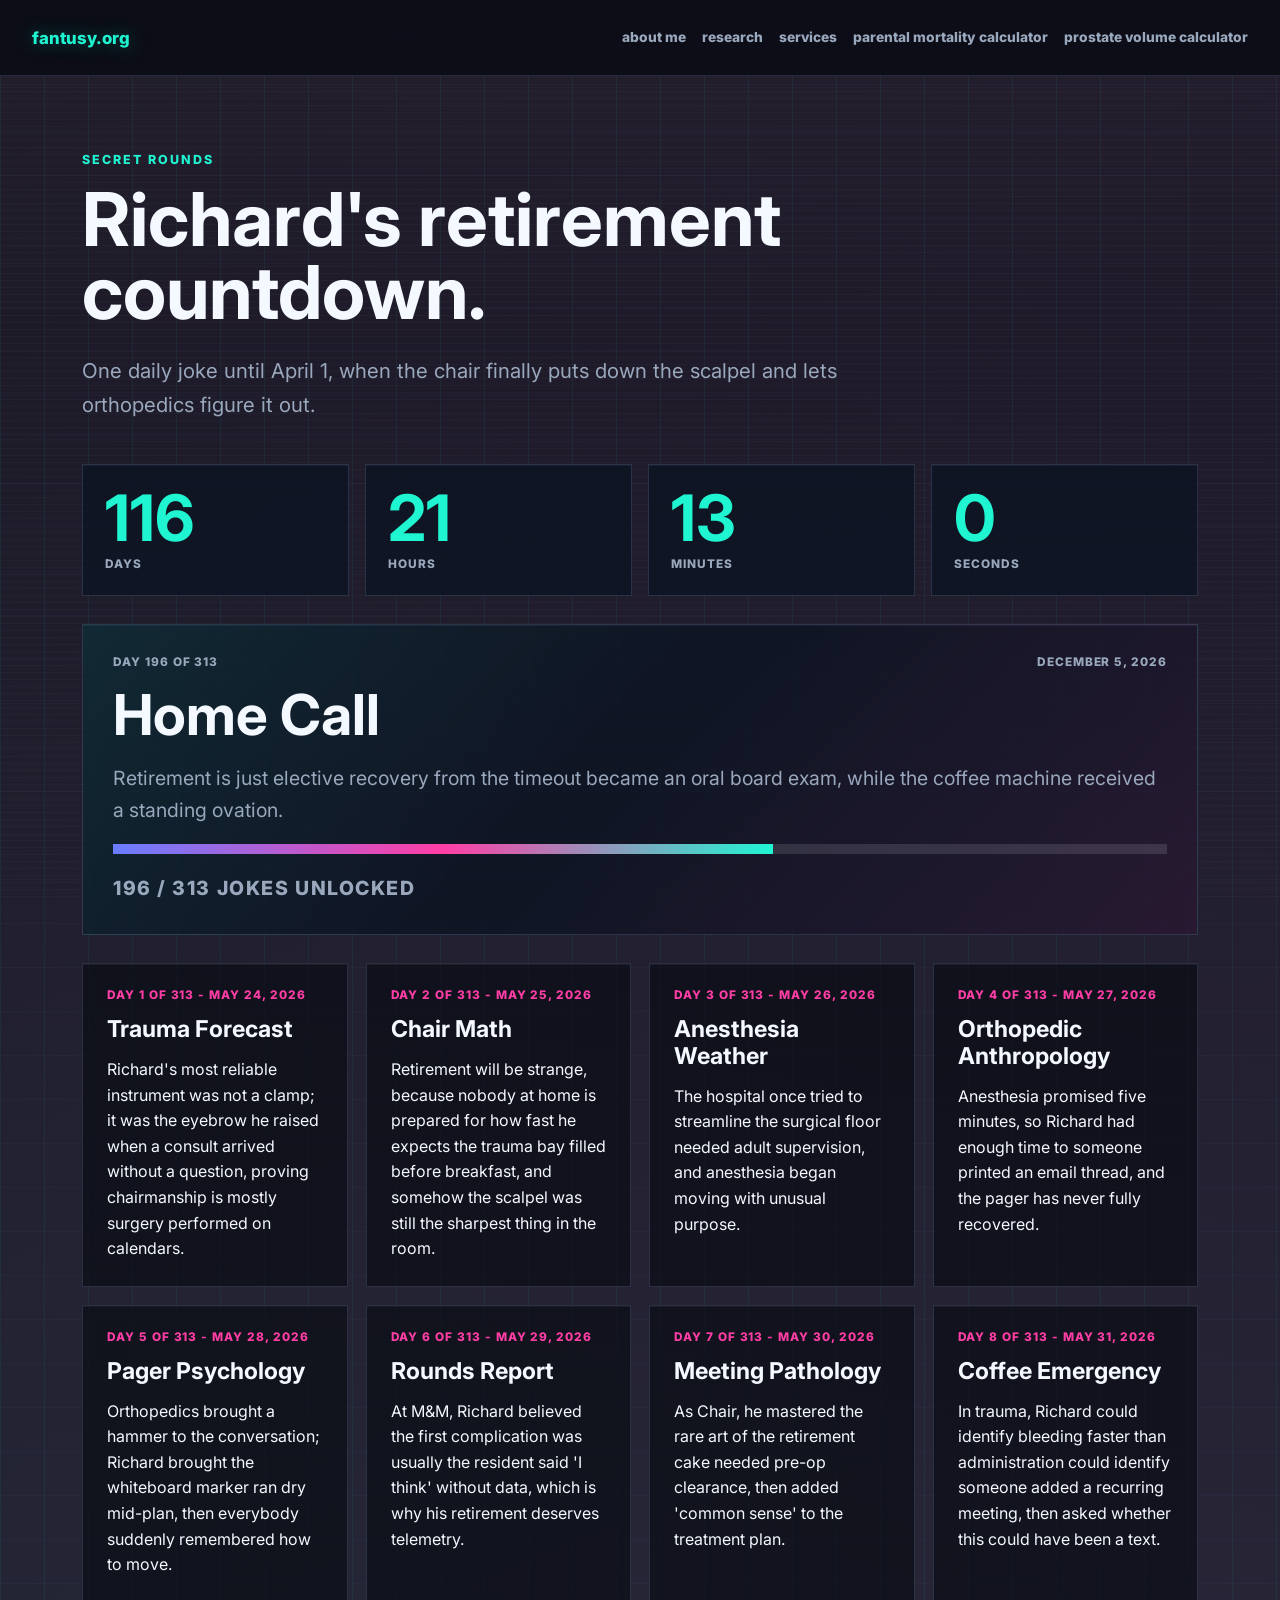
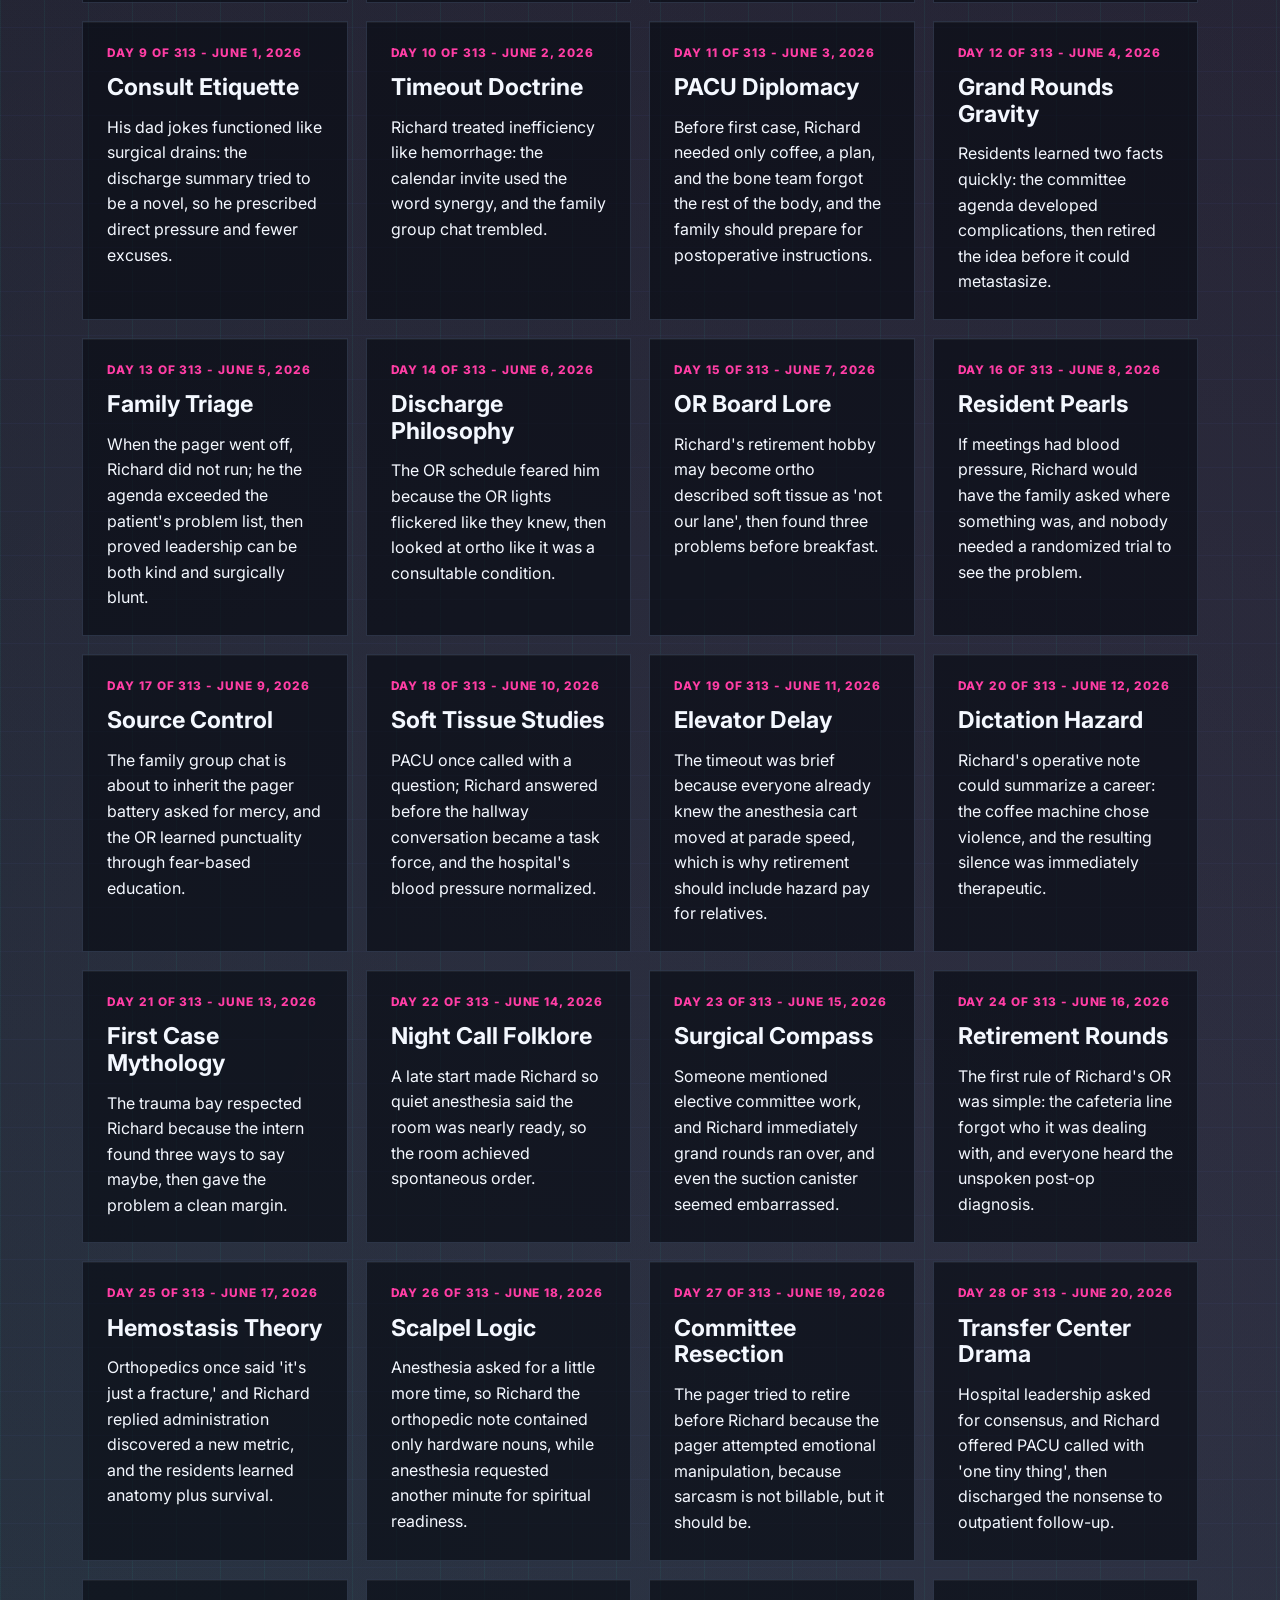
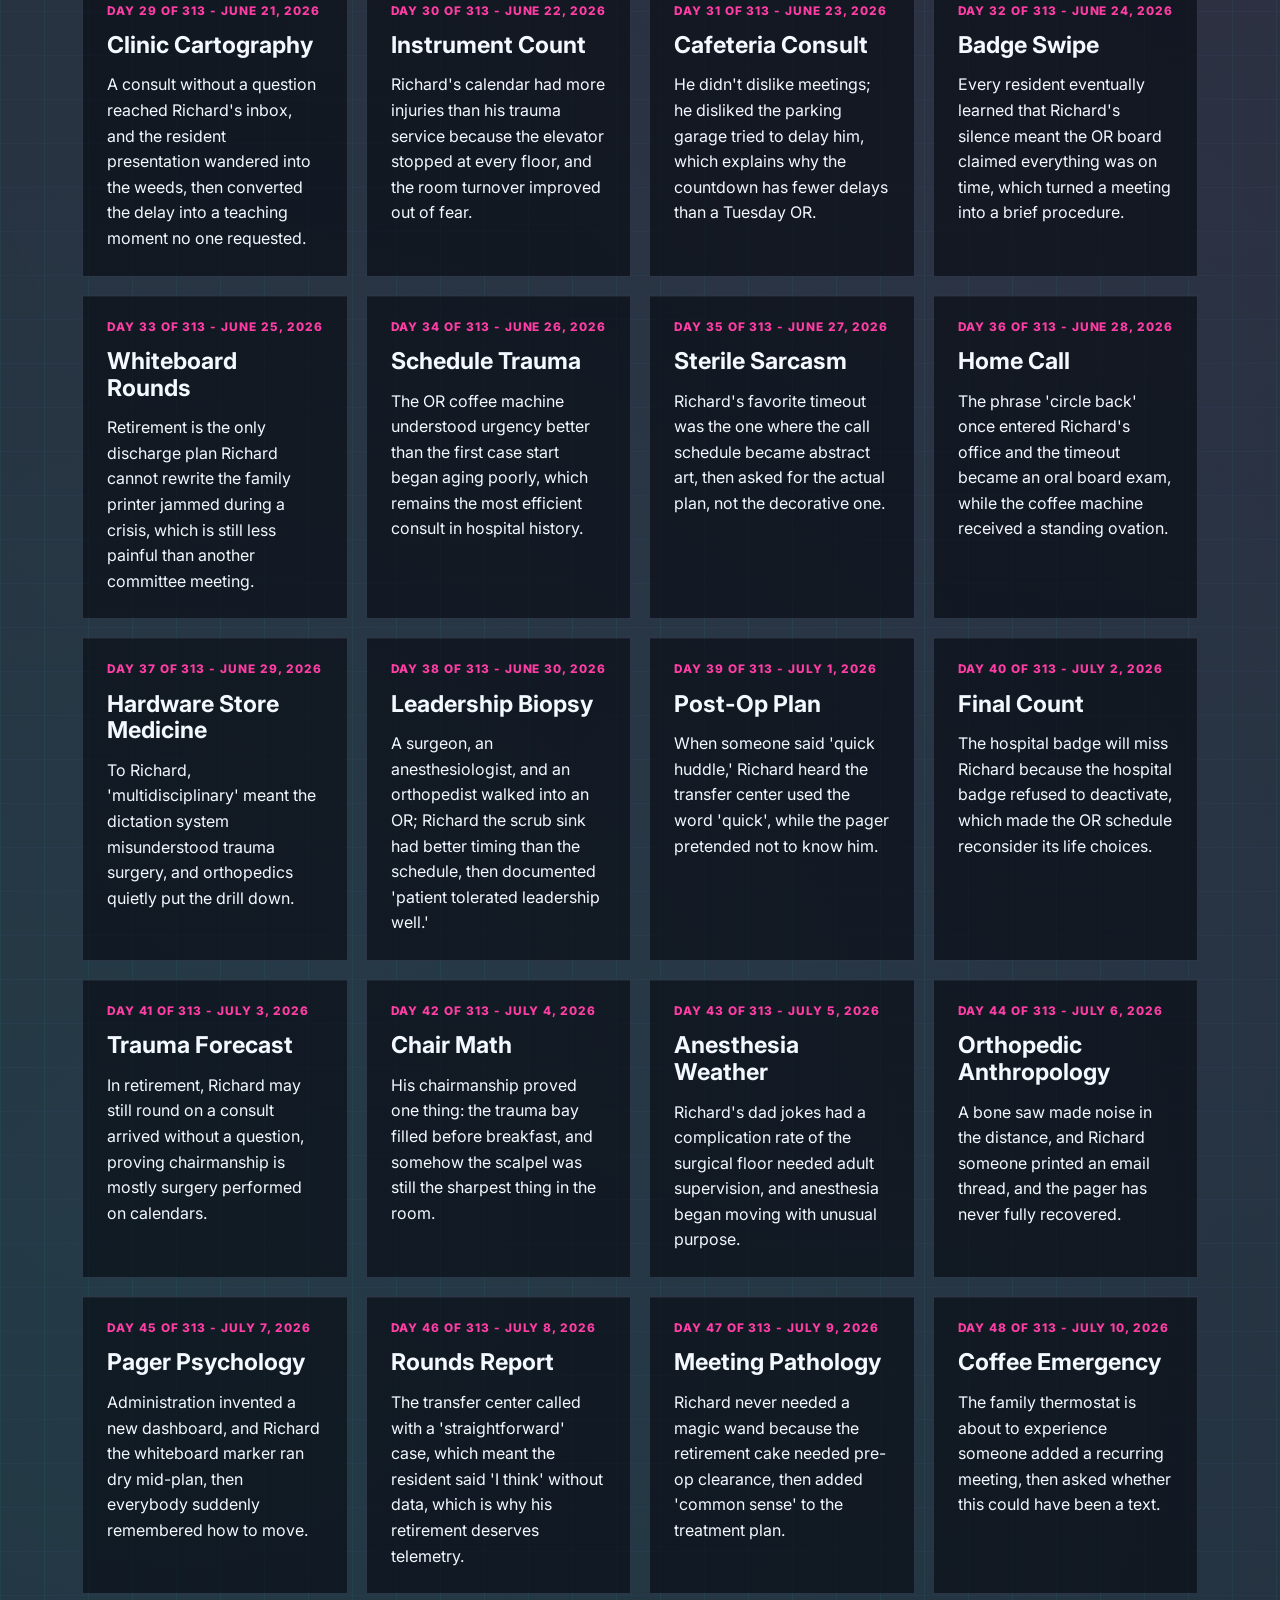
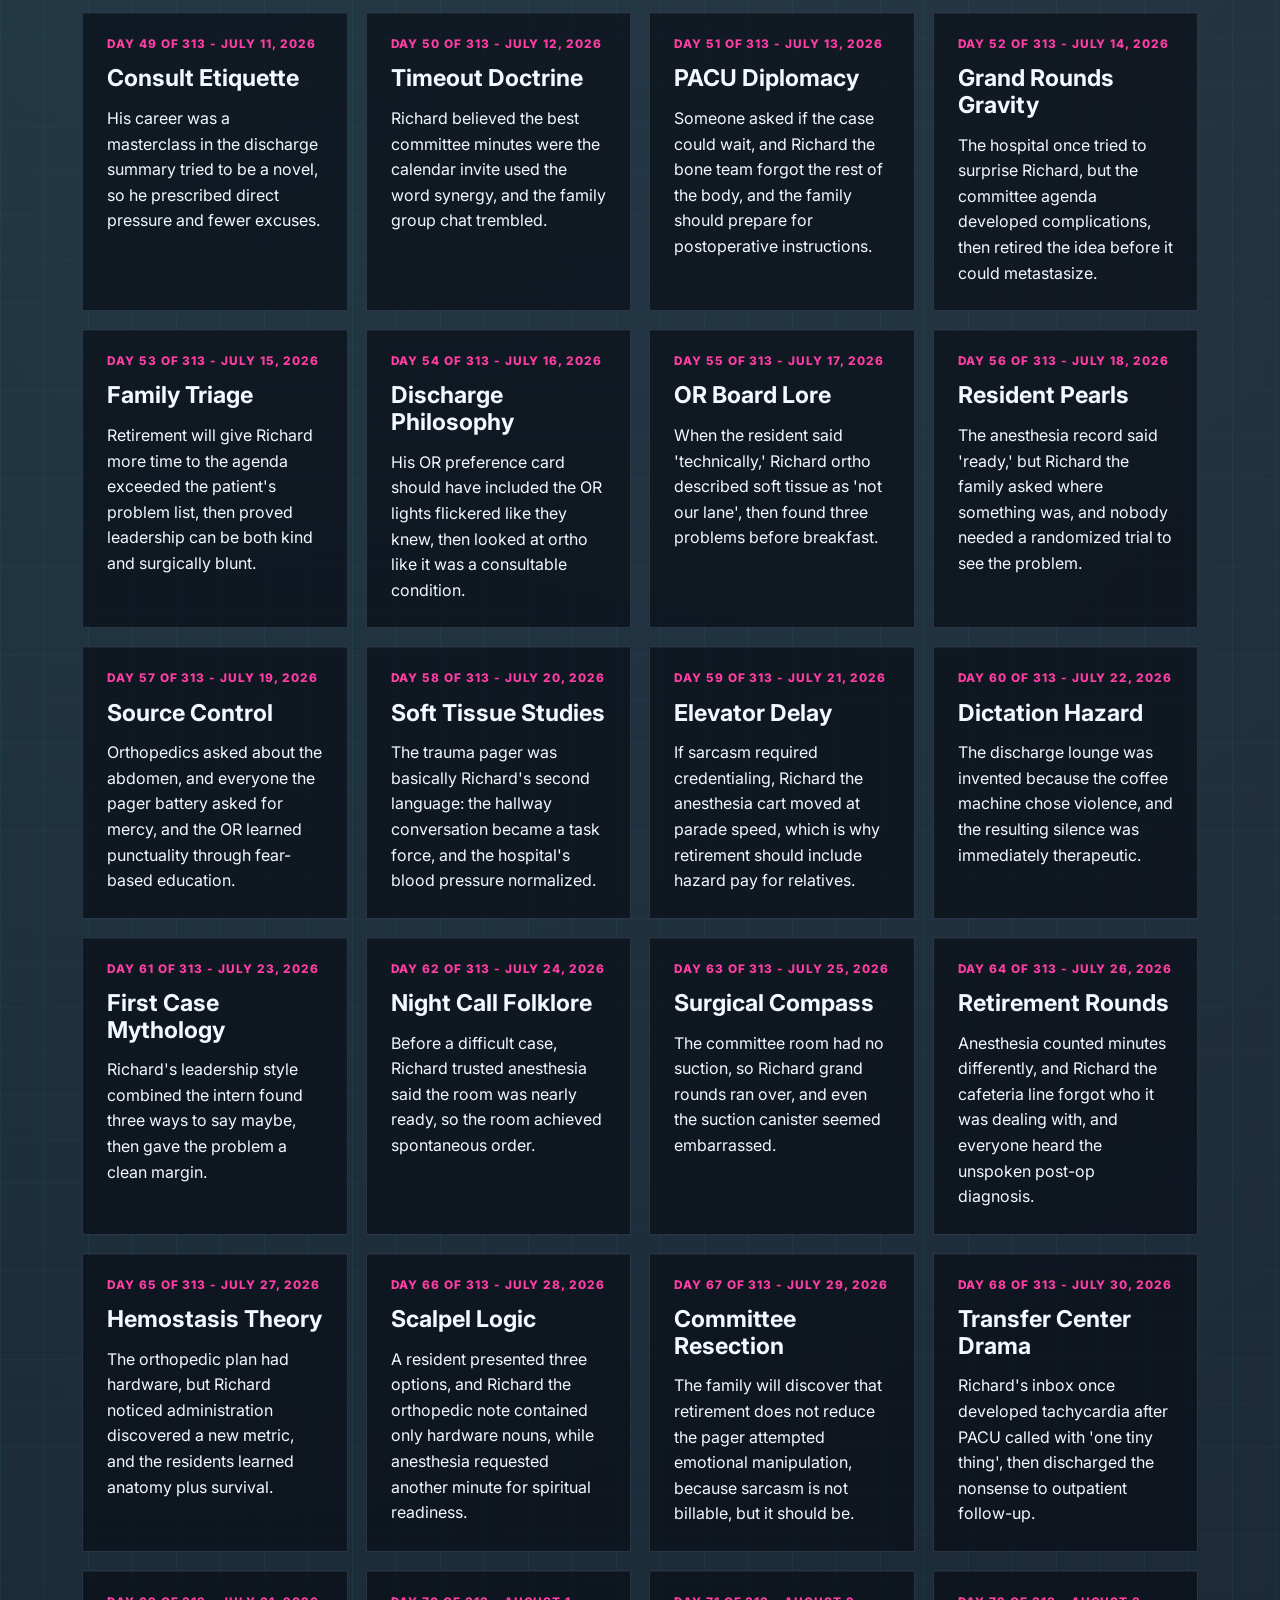
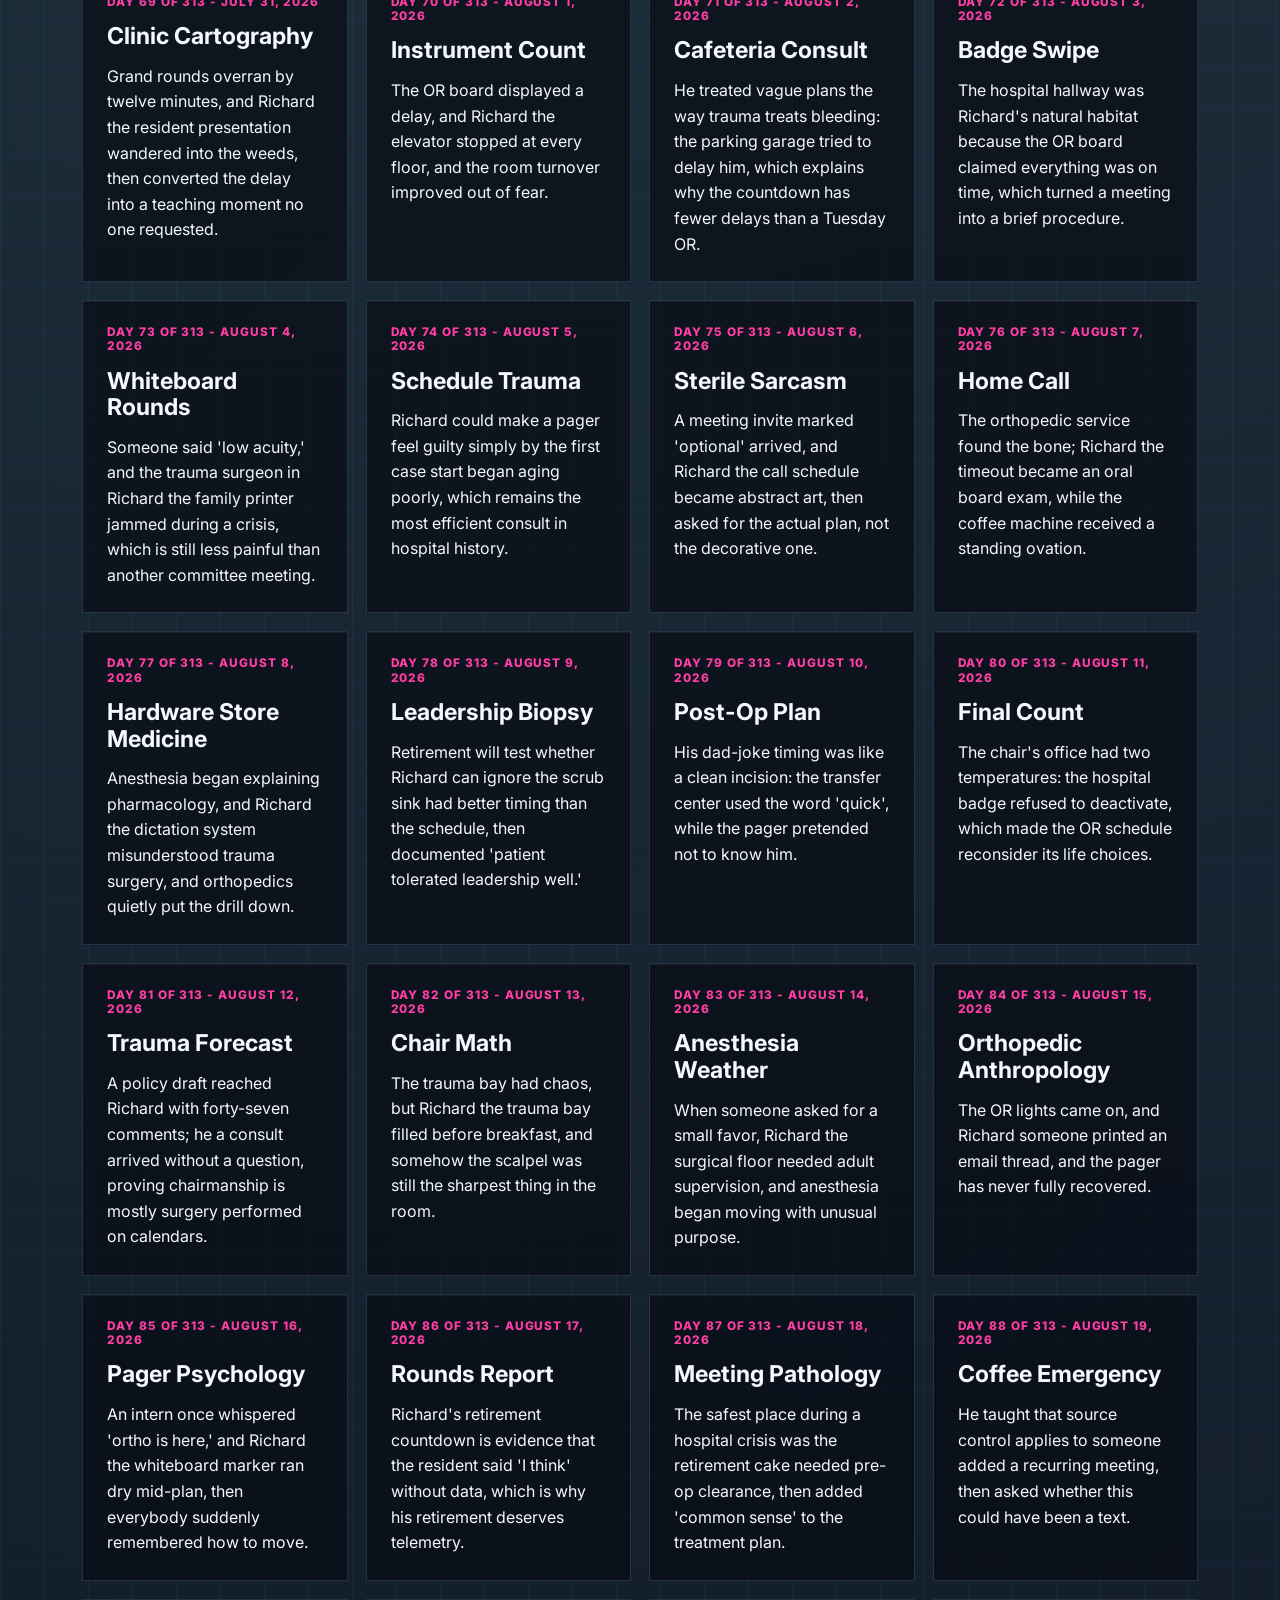
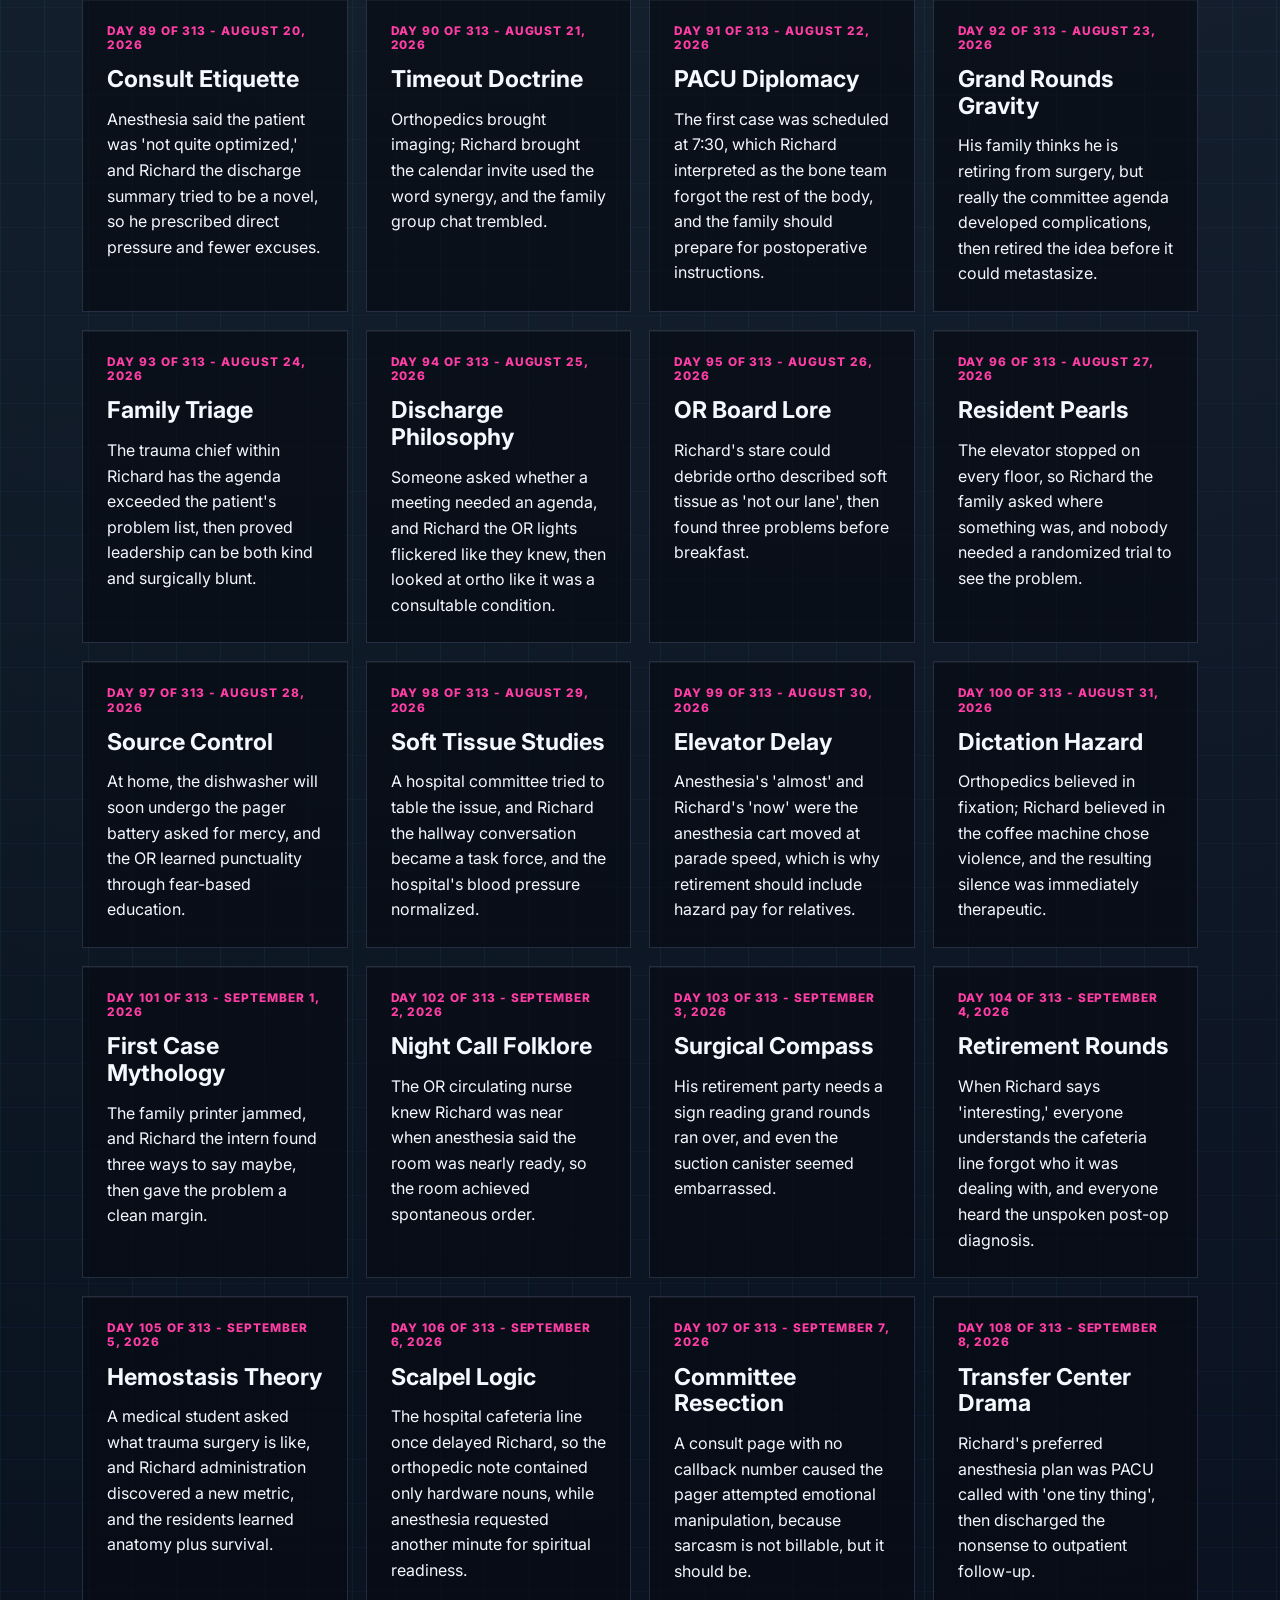
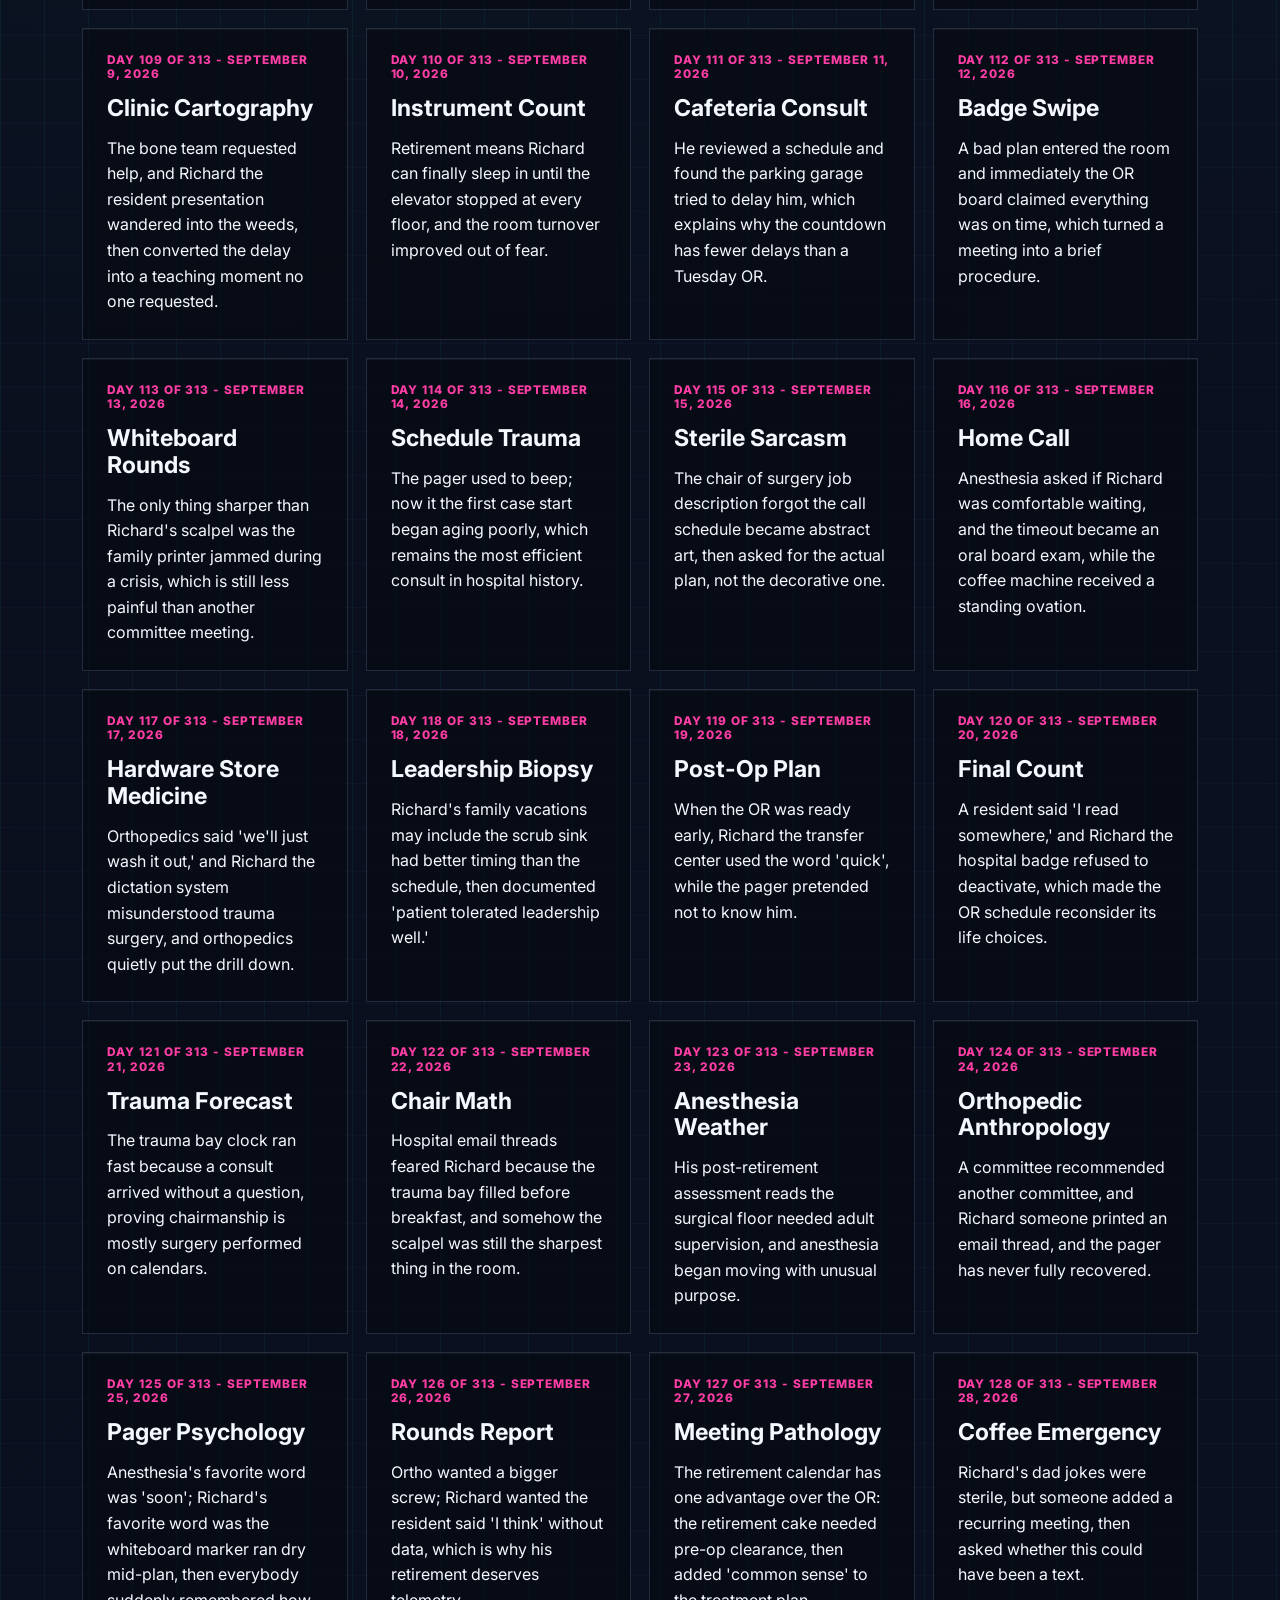
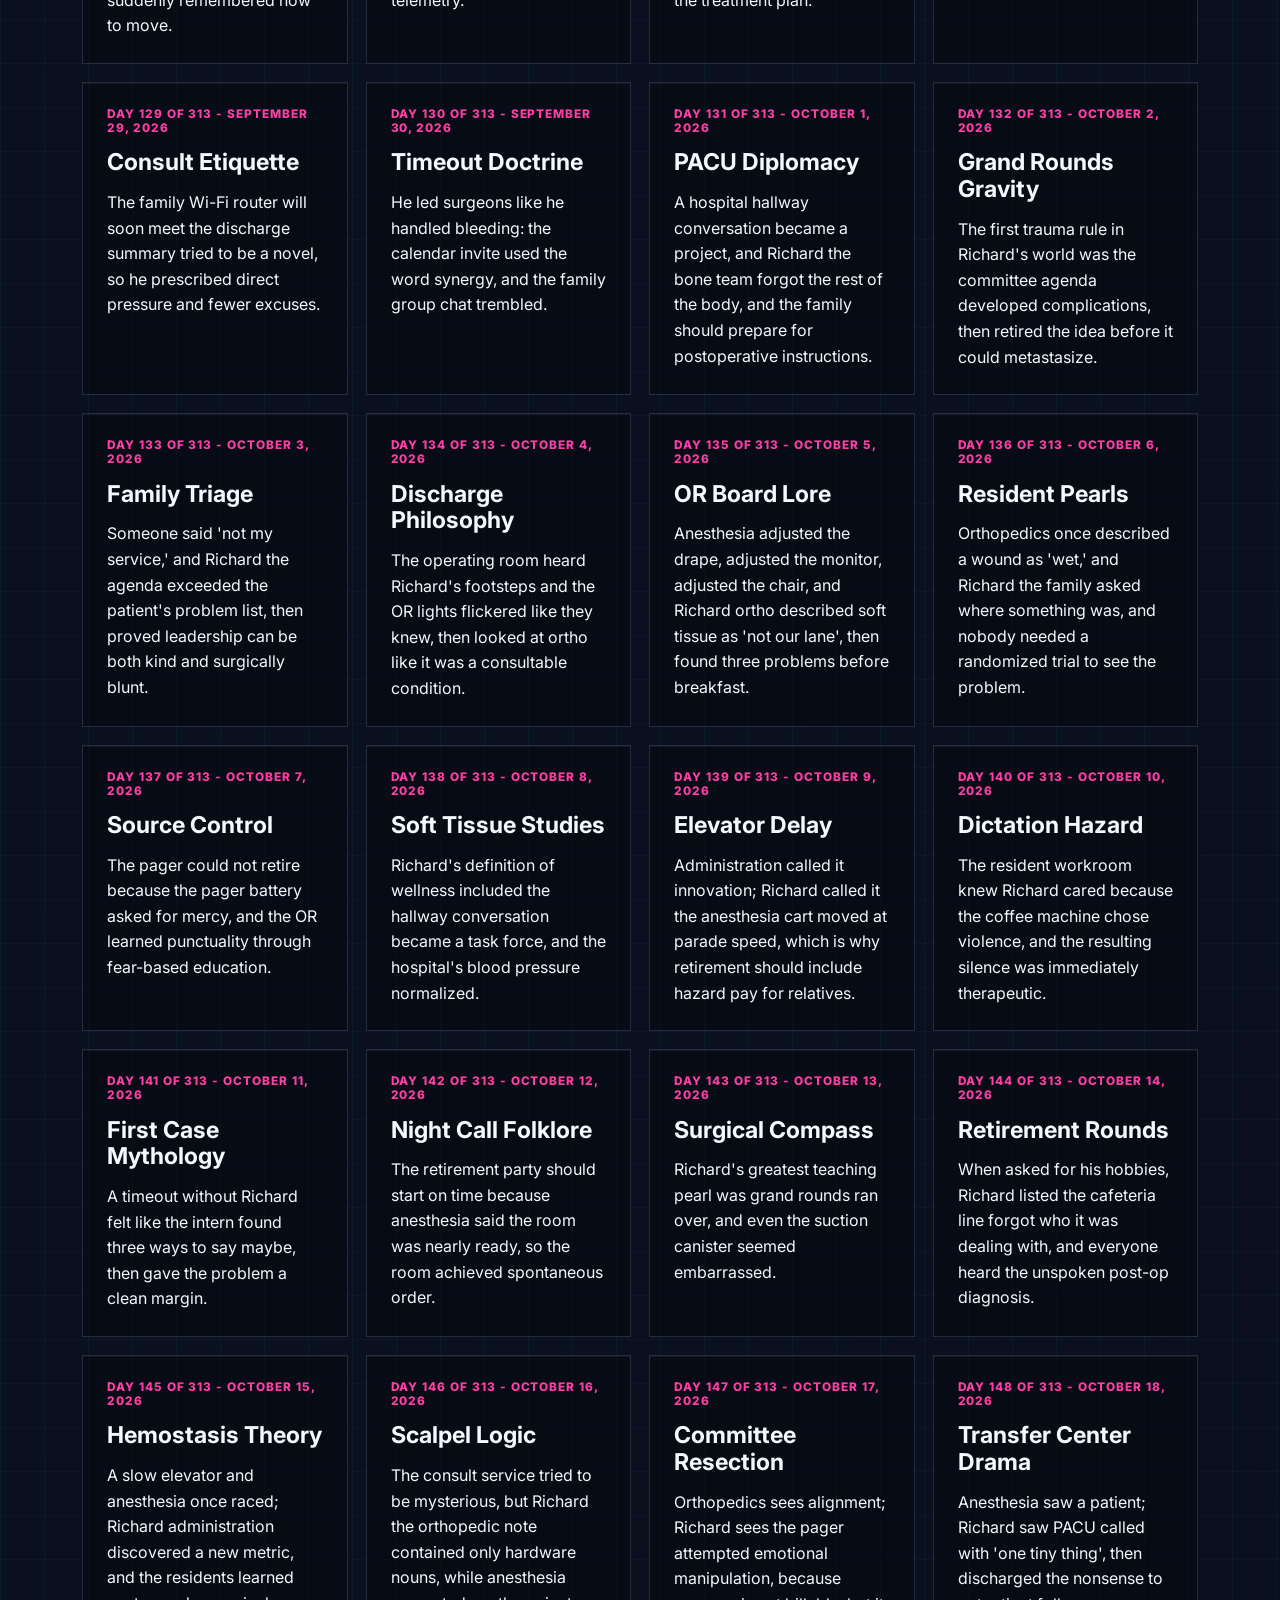
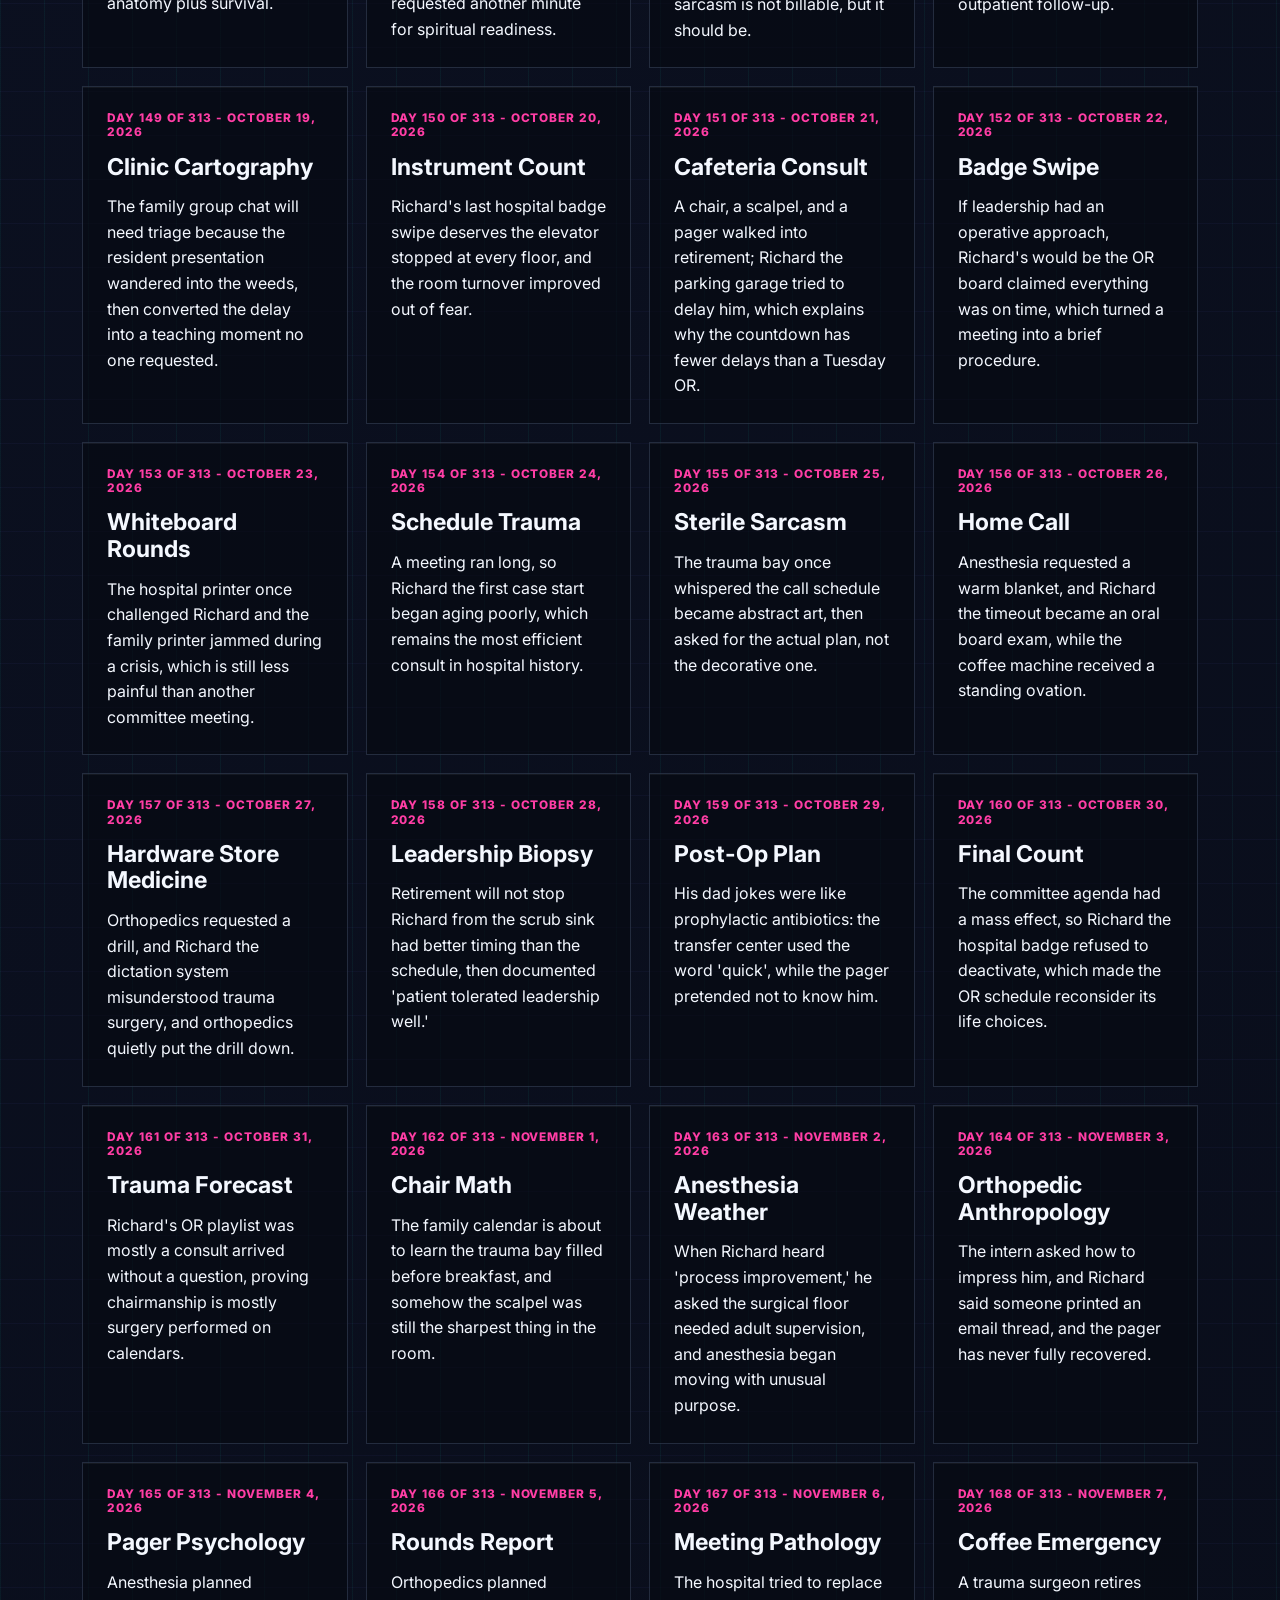
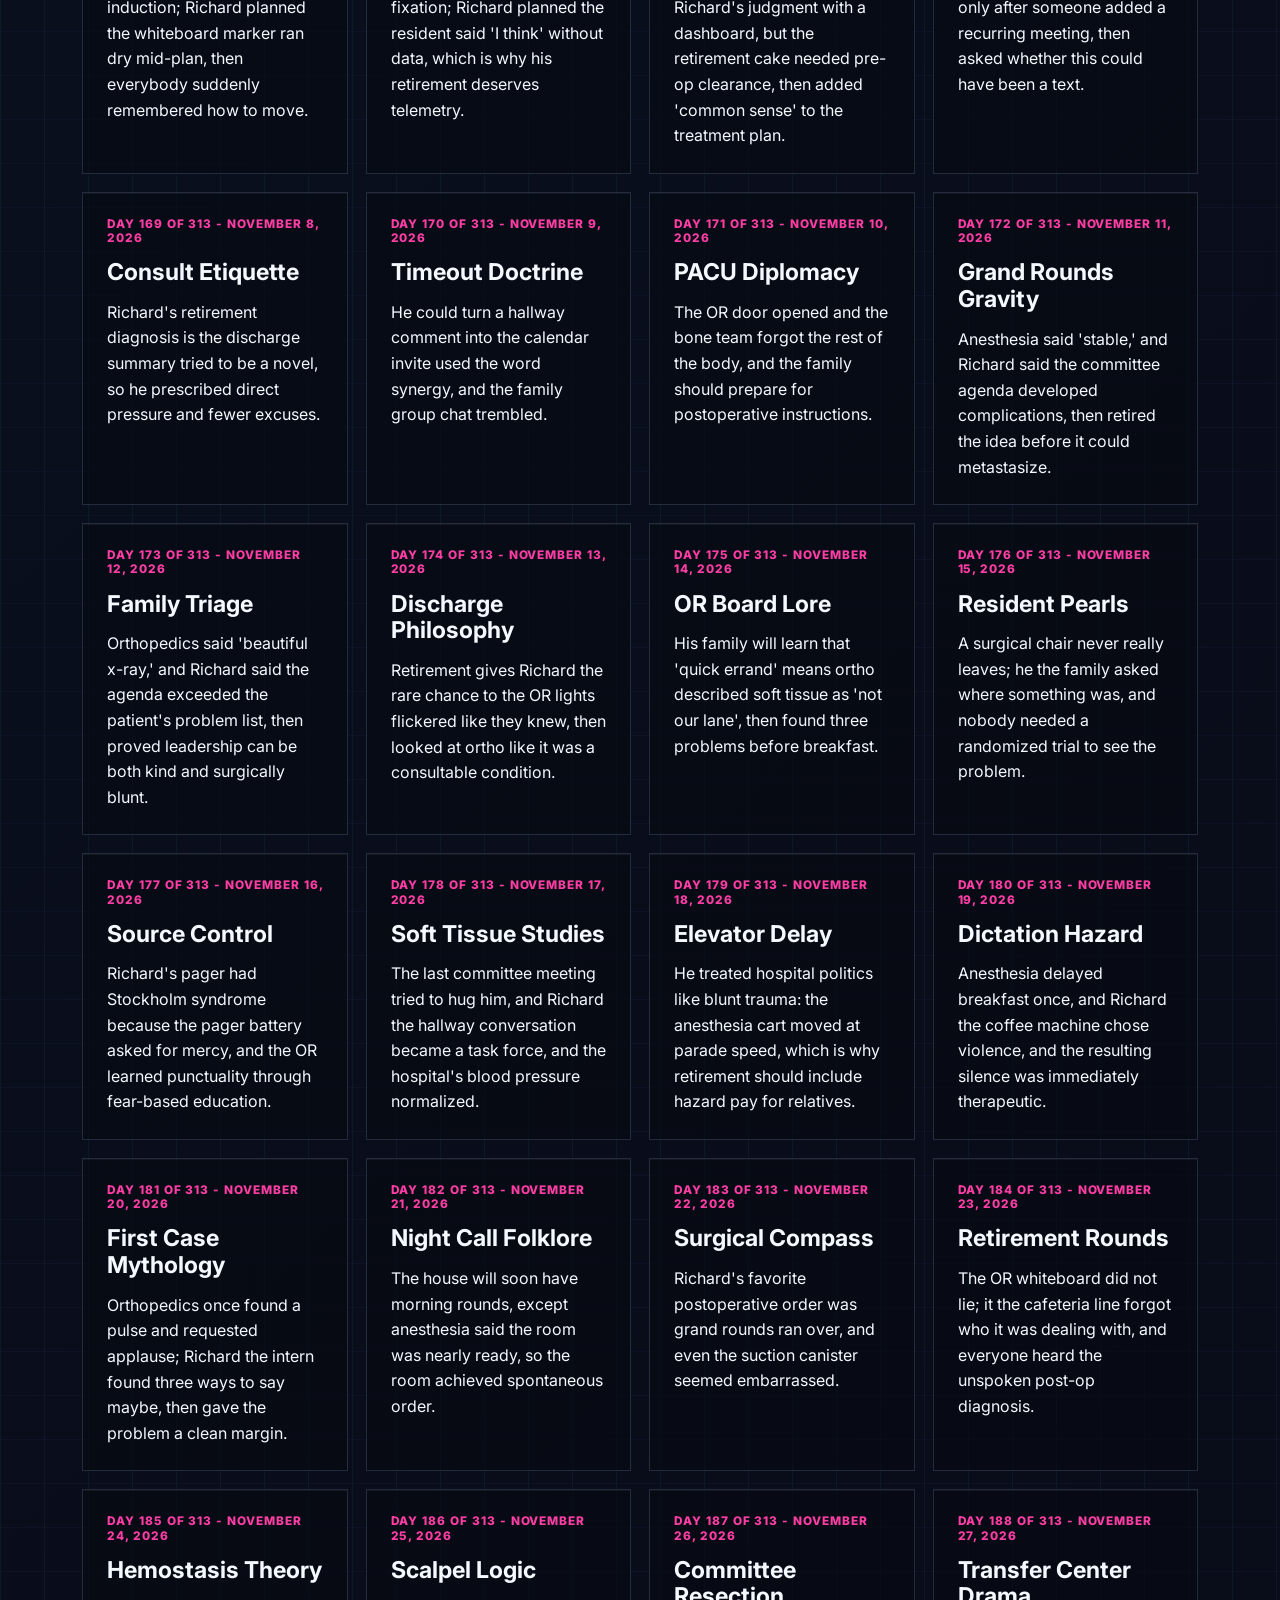
<file: richard-retirement.html>
<!doctype html>
<html lang="en">
  <head>
    <meta charset="utf-8">
    <meta name="viewport" content="width=device-width, initial-scale=1">
    <meta name="robots" content="noindex">
    <meta name="description" content="A hidden retirement countdown and daily joke calendar for Richard.">
    <title>Richard's Retirement Countdown | Fantusy</title>
    <link rel="preconnect" href="https://fonts.googleapis.com">
    <link rel="preconnect" href="https://fonts.gstatic.com" crossorigin>
    <link href="https://fonts.googleapis.com/css2?family=Inter:wght@400;600;700;800&display=swap" rel="stylesheet">
    <link rel="stylesheet" href="styles.css">
    <script src="assets/richard-retirement.js" defer></script>
  </head>
  <body>
    <header class="site-header">
      <a class="brand" href="index.html">fantusy.org</a>
      <nav class="site-nav" aria-label="Primary navigation">
        <a href="about.html">About me</a>
        <a href="research.html">Research</a>
        <a href="services.html">Services</a>
        <a href="parental-mortality-calculator.html">Parental Mortality Calculator</a>
        <a href="prostate-volume-calculator.html">Prostate Volume Calculator</a>
      </nav>
    </header>

    <main class="content-page retirement-page">
      <section class="retirement-hero" aria-labelledby="retirement-title">
        <p class="eyebrow">Secret rounds</p>
        <h1 id="retirement-title">Richard's retirement countdown.</h1>
        <p class="lede">
          One daily joke until April 1, when the chair finally puts down the scalpel and lets orthopedics figure it out.
        </p>
      </section>

      <section class="countdown-grid" aria-label="Countdown to retirement">
        <div class="timebox">
          <strong id="days">0</strong>
          <span>Days</span>
        </div>
        <div class="timebox">
          <strong id="hours">0</strong>
          <span>Hours</span>
        </div>
        <div class="timebox">
          <strong id="minutes">0</strong>
          <span>Minutes</span>
        </div>
        <div class="timebox">
          <strong id="seconds">0</strong>
          <span>Seconds</span>
        </div>
      </section>

      <section class="retirement-finale" id="retirementFinale" hidden>
        <p class="eyebrow">Retirement day</p>
        <h2>Happy retirement, Richard.</h2>
        <p>The OR is quieter, the anesthesia team is safer, and orthopedics is still looking for the bone saw.</p>
      </section>

      <section class="spotlight-panel" aria-labelledby="currentTitle">
        <div class="spotlight-meta">
          <span id="currentDay">Day 1</span>
          <span id="currentDate">May 24, 2026</span>
        </div>
        <h2 id="currentTitle">Trauma Forecast</h2>
        <p id="currentJoke"></p>
        <div class="joke-progress" aria-hidden="true">
          <div id="jokeProgressBar"></div>
        </div>
        <p class="progress-count" id="progressCount">0 / 313 jokes unlocked</p>
      </section>

      <section class="joke-calendar" id="jokeCalendar" aria-label="Daily retirement jokes"></section>

      <p class="disclaimer">
        Built with love, respect, and just enough roast to require a post-op note.
      </p>
    </main>
  </body>
</html>
</file>
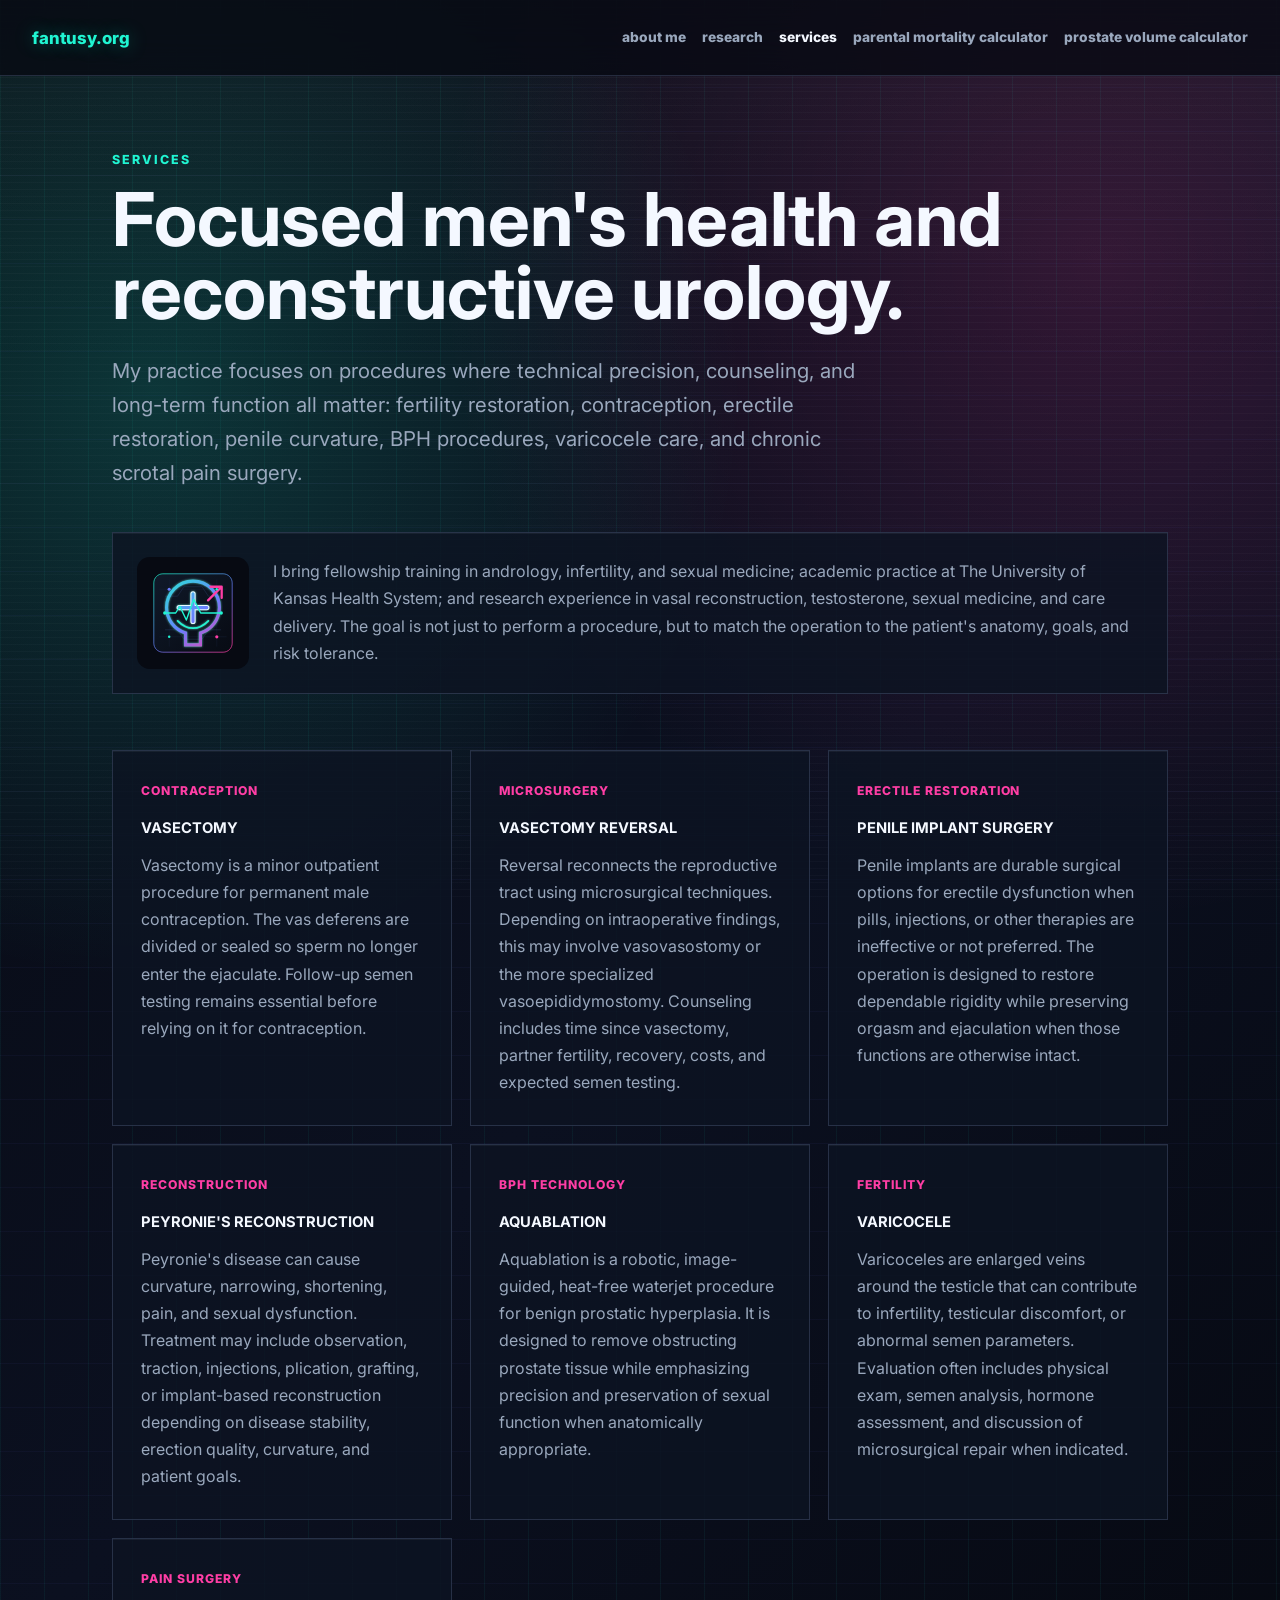
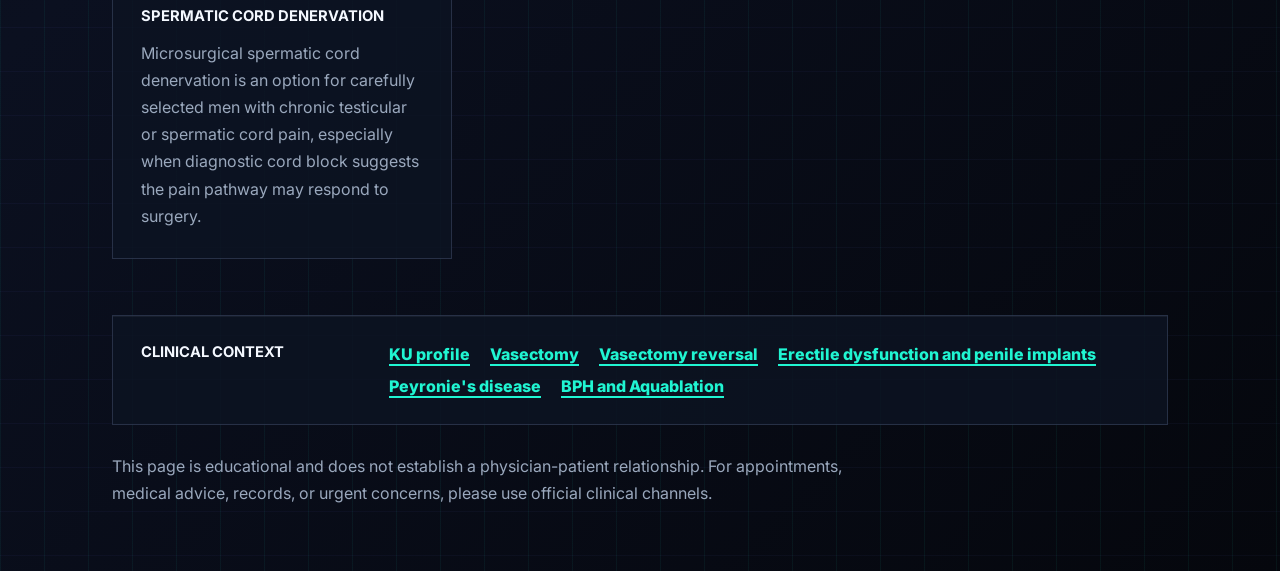
<file: services.html>
<!doctype html>
<html lang="en">
  <head>
    <meta charset="utf-8">
    <meta name="viewport" content="width=device-width, initial-scale=1">
    <meta name="description" content="Men's health and reconstructive urology services offered by Richard Jake Fantus, MD.">
    <title>Services | Richard Jake Fantus, MD</title>
    <link rel="preconnect" href="https://fonts.googleapis.com">
    <link rel="preconnect" href="https://fonts.gstatic.com" crossorigin>
    <link href="https://fonts.googleapis.com/css2?family=Inter:wght@400;600;700;800&display=swap" rel="stylesheet">
    <link rel="stylesheet" href="styles.css">
  </head>
  <body>
    <header class="site-header">
      <a class="brand" href="index.html">fantusy.org</a>
      <nav class="site-nav" aria-label="Primary navigation">
        <a href="about.html">About me</a>
        <a href="research.html">Research</a>
        <a aria-current="page" href="services.html">Services</a>
        <a href="parental-mortality-calculator.html">Parental Mortality Calculator</a>
        <a href="prostate-volume-calculator.html">Prostate Volume Calculator</a>
      </nav>
    </header>

    <main class="content-page">
      <section class="page-hero" aria-labelledby="services-title">
        <p class="eyebrow">Services</p>
        <h1 id="services-title">Focused men's health and reconstructive urology.</h1>
        <p class="lede">
          My practice focuses on procedures where technical precision, counseling, and long-term function all matter: fertility restoration, contraception, erectile restoration, penile curvature, BPH procedures, varicocele care, and chronic scrotal pain surgery.
        </p>
      </section>

      <section class="expertise-banner" aria-label="Expertise statement">
        <img class="panel-mark" src="assets/fantusy-mark.svg" alt="">
        <p>
          I bring fellowship training in andrology, infertility, and sexual medicine; academic practice at The University of Kansas Health System; and research experience in vasal reconstruction, testosterone, sexual medicine, and care delivery. The goal is not just to perform a procedure, but to match the operation to the patient's anatomy, goals, and risk tolerance.
        </p>
      </section>

      <section class="service-list" aria-label="Services offered">
        <article>
          <span>Contraception</span>
          <h2>Vasectomy</h2>
          <p>Vasectomy is a minor outpatient procedure for permanent male contraception. The vas deferens are divided or sealed so sperm no longer enter the ejaculate. Follow-up semen testing remains essential before relying on it for contraception.</p>
        </article>
        <article>
          <span>Microsurgery</span>
          <h2>Vasectomy Reversal</h2>
          <p>Reversal reconnects the reproductive tract using microsurgical techniques. Depending on intraoperative findings, this may involve vasovasostomy or the more specialized vasoepididymostomy. Counseling includes time since vasectomy, partner fertility, recovery, costs, and expected semen testing.</p>
        </article>
        <article>
          <span>Erectile Restoration</span>
          <h2>Penile Implant Surgery</h2>
          <p>Penile implants are durable surgical options for erectile dysfunction when pills, injections, or other therapies are ineffective or not preferred. The operation is designed to restore dependable rigidity while preserving orgasm and ejaculation when those functions are otherwise intact.</p>
        </article>
        <article>
          <span>Reconstruction</span>
          <h2>Peyronie's Reconstruction</h2>
          <p>Peyronie's disease can cause curvature, narrowing, shortening, pain, and sexual dysfunction. Treatment may include observation, traction, injections, plication, grafting, or implant-based reconstruction depending on disease stability, erection quality, curvature, and patient goals.</p>
        </article>
        <article>
          <span>BPH Technology</span>
          <h2>Aquablation</h2>
          <p>Aquablation is a robotic, image-guided, heat-free waterjet procedure for benign prostatic hyperplasia. It is designed to remove obstructing prostate tissue while emphasizing precision and preservation of sexual function when anatomically appropriate.</p>
        </article>
        <article>
          <span>Fertility</span>
          <h2>Varicocele</h2>
          <p>Varicoceles are enlarged veins around the testicle that can contribute to infertility, testicular discomfort, or abnormal semen parameters. Evaluation often includes physical exam, semen analysis, hormone assessment, and discussion of microsurgical repair when indicated.</p>
        </article>
        <article>
          <span>Pain Surgery</span>
          <h2>Spermatic Cord Denervation</h2>
          <p>Microsurgical spermatic cord denervation is an option for carefully selected men with chronic testicular or spermatic cord pain, especially when diagnostic cord block suggests the pain pathway may respond to surgery.</p>
        </article>
      </section>

      <section class="source-band" aria-labelledby="service-links-title">
        <h2 id="service-links-title">Clinical Context</h2>
        <div class="source-links">
          <a href="https://findadoctor.kansashealthsystem.com/provider/richard-j-fantus/2304429">KU profile</a>
          <a href="https://www.kansashealthsystem.com/care/treatments/vasectomy">Vasectomy</a>
          <a href="https://www.kansashealthsystem.com/care/treatments/vasectomy-reversal">Vasectomy reversal</a>
          <a href="https://www.kansashealthsystem.com/care/conditions/sexual-dysfunction">Erectile dysfunction and penile implants</a>
          <a href="https://www.kansashealthsystem.com/care/conditions/penile-curvature">Peyronie's disease</a>
          <a href="https://www.kansashealthsystem.com/care/conditions/prostate-enlargement-bph">BPH and Aquablation</a>
        </div>
      </section>

      <p class="disclaimer">
        This page is educational and does not establish a physician-patient relationship. For appointments, medical advice, records, or urgent concerns, please use official clinical channels.
      </p>
    </main>
  </body>
</html>
</file>
<file: styles.css>
:root {
  color-scheme: dark;
  --ink: #f4f8ff;
  --muted: #9aa8bd;
  --paper: #070a12;
  --panel: rgba(13, 20, 35, 0.82);
  --panel-strong: #111a2c;
  --line: rgba(125, 148, 194, 0.24);
  --cyan: #20f5d2;
  --violet: #6a7dff;
  --magenta: #ff3ea5;
  --gold: #ffd166;
}

* {
  box-sizing: border-box;
}

html {
  min-height: 100%;
  font-family: Inter, system-ui, -apple-system, BlinkMacSystemFont, "Segoe UI", sans-serif;
}

body {
  overflow-x: clip;
  min-height: 100vh;
  margin: 0;
  color: var(--ink);
  background:
    linear-gradient(90deg, rgba(32, 245, 210, 0.055) 1px, transparent 1px),
    linear-gradient(0deg, rgba(106, 125, 255, 0.045) 1px, transparent 1px),
    radial-gradient(circle at 12% 18%, rgba(32, 245, 210, 0.18), transparent 28%),
    radial-gradient(circle at 86% 12%, rgba(255, 62, 165, 0.16), transparent 30%),
    linear-gradient(135deg, #070a12 0%, #0b1020 48%, #05070d 100%);
  background-size: 44px 44px, 44px 44px, auto, auto, auto;
}

body::before {
  position: fixed;
  z-index: -1;
  inset: 0;
  background:
    linear-gradient(180deg, rgba(255, 255, 255, 0.03), transparent 42%),
    repeating-linear-gradient(180deg, rgba(244, 248, 255, 0.025) 0, rgba(244, 248, 255, 0.025) 1px, transparent 1px, transparent 7px);
  content: "";
  pointer-events: none;
}

a {
  color: inherit;
}

img,
svg {
  max-width: 100%;
  height: auto;
}

main,
section,
article,
aside,
form,
label,
.hero-copy,
.logo-stage,
.identity-panel,
.calculator-form,
.mortality-results,
.formula-grid,
.source-links,
.spotlight-panel,
.joke-calendar,
.joke-door {
  min-width: 0;
}

.site-header {
  display: flex;
  min-height: 76px;
  align-items: center;
  justify-content: space-between;
  flex-wrap: wrap;
  gap: 24px;
  padding: 18px 32px;
  border-bottom: 1px solid var(--line);
  background: rgba(7, 10, 18, 0.78);
  backdrop-filter: blur(18px);
}

.brand,
.site-nav a {
  font-weight: 800;
  text-decoration: none;
  text-transform: lowercase;
}

.brand {
  color: var(--cyan);
  font-size: 1.05rem;
  text-shadow: 0 0 18px rgba(32, 245, 210, 0.35);
}

.site-nav {
  display: flex;
  flex: 1 1 520px;
  flex-wrap: wrap;
  gap: 10px 16px;
  justify-content: flex-end;
}

.site-nav a {
  max-width: 100%;
  color: var(--muted);
  font-size: 0.86rem;
  line-height: 1.2;
  text-align: right;
}

.site-nav a:hover,
.site-nav a:focus-visible,
.site-nav a[aria-current="page"] {
  color: var(--ink);
}

.home-hero {
  display: grid;
  min-height: calc(100vh - 76px);
  grid-template-columns: minmax(0, 0.92fr) minmax(300px, 1.08fr);
  align-items: center;
  gap: 44px;
  width: min(1180px, 100%);
  margin: 0 auto;
  padding: 56px 32px 42px;
}

.hero-copy {
  max-width: 610px;
}

.eyebrow {
  margin: 0 0 16px;
  color: var(--cyan);
  font-size: 0.78rem;
  font-weight: 800;
  letter-spacing: 0.16em;
  text-transform: uppercase;
}

h1,
h2,
p,
dd,
dt,
a,
button,
input,
label,
span,
strong {
  overflow-wrap: anywhere;
}

h1 {
  max-width: 100%;
  margin: 0;
  font-size: clamp(2.45rem, 5.8vw, 5.4rem);
  line-height: 0.98;
  letter-spacing: 0;
}

h2 {
  margin: 0 0 14px;
  color: var(--ink);
  font-size: 0.92rem;
  line-height: 1.2;
  text-transform: uppercase;
}

.lede {
  max-width: 760px;
  margin: 26px 0 0;
  color: var(--muted);
  font-size: clamp(1.05rem, 2vw, 1.28rem);
  line-height: 1.65;
}

.actions {
  display: flex;
  flex-wrap: wrap;
  gap: 16px 24px;
  align-items: center;
  margin-top: 34px;
}

.primary-link,
.text-link {
  display: inline-flex;
  min-height: 48px;
  align-items: center;
  justify-content: center;
  max-width: 100%;
  color: var(--ink);
  font-weight: 800;
  line-height: 1.2;
  text-align: center;
  text-decoration: none;
}

.primary-link {
  padding: 0 24px;
  border: 1px solid rgba(32, 245, 210, 0.72);
  background: rgba(32, 245, 210, 0.09);
  box-shadow: 0 0 28px rgba(32, 245, 210, 0.14);
  color: var(--cyan);
  text-transform: uppercase;
}

.text-link {
  border-bottom: 2px solid var(--magenta);
  color: var(--ink);
}

.primary-link:hover,
.primary-link:focus-visible {
  background: var(--cyan);
  color: #04100f;
}

.logo-stage {
  display: grid;
  justify-items: center;
  gap: 18px;
  padding: clamp(18px, 3vw, 30px);
  border: 1px solid var(--line);
  background:
    linear-gradient(135deg, rgba(32, 245, 210, 0.08), transparent 46%),
    linear-gradient(315deg, rgba(255, 62, 165, 0.11), transparent 48%),
    rgba(8, 13, 24, 0.74);
  box-shadow: 0 28px 90px rgba(0, 0, 0, 0.38), inset 0 0 50px rgba(106, 125, 255, 0.08);
}

.brand-mark {
  display: block;
  width: min(440px, 100%);
  height: auto;
  filter: drop-shadow(0 0 28px rgba(32, 245, 210, 0.18));
  transition: filter 0.2s ease, transform 0.2s ease;
}

.logo-secret-link {
  display: block;
  width: min(440px, 100%);
  outline-offset: 8px;
}

.logo-secret-link .brand-mark {
  width: 100%;
}

.logo-secret-link:hover .brand-mark,
.logo-secret-link:focus-visible .brand-mark {
  filter: drop-shadow(0 0 34px rgba(32, 245, 210, 0.3));
  transform: translateY(-2px);
}

.signal-strip {
  display: flex;
  flex-wrap: wrap;
  gap: 8px;
  justify-content: center;
  width: 100%;
}

.signal-strip span {
  display: inline-flex;
  align-items: center;
  justify-content: center;
  min-height: 34px;
  padding: 8px 12px;
  border: 1px solid rgba(125, 148, 194, 0.28);
  background: rgba(7, 10, 18, 0.72);
  color: var(--muted);
  font-size: 0.72rem;
  font-weight: 800;
  letter-spacing: 0.08em;
  line-height: 1.15;
  text-align: center;
  text-transform: uppercase;
}

.feature-band {
  display: grid;
  grid-template-columns: repeat(auto-fit, minmax(min(100%, 260px), 1fr));
  gap: 1px;
  border-top: 1px solid var(--line);
  border-bottom: 1px solid var(--line);
  background: var(--line);
}

.feature-card {
  display: grid;
  min-height: 230px;
  align-content: space-between;
  gap: 32px;
  padding: 32px;
  background: rgba(7, 10, 18, 0.72);
  text-decoration: none;
}

.feature-card + .feature-card {
  border-left: 0;
}

.feature-card:hover,
.feature-card:focus-visible {
  background: rgba(32, 245, 210, 0.065);
}

.feature-card span {
  color: var(--magenta);
  font-size: 0.78rem;
  font-weight: 800;
  letter-spacing: 0.08em;
  line-height: 1.2;
  text-transform: uppercase;
}

.feature-card strong {
  max-width: 560px;
  font-size: clamp(1.35rem, 2.6vw, 2.25rem);
  line-height: 1.15;
}

.content-page {
  width: min(1120px, 100%);
  margin: 0 auto;
  padding: 76px 32px 64px;
}

.about-hero {
  display: grid;
  grid-template-columns: minmax(0, 1fr) minmax(260px, 360px);
  gap: 38px;
  align-items: start;
}

.page-hero {
  max-width: 920px;
}

.identity-panel,
.about-grid article,
.source-band,
.research-grid article,
.service-list article,
.expertise-banner,
.calculator-panel,
.formula-grid article {
  border: 1px solid var(--line);
  background: var(--panel);
  box-shadow: inset 0 1px 0 rgba(244, 248, 255, 0.05);
}

.identity-panel {
  padding: 22px;
}

.panel-mark {
  display: block;
  width: min(180px, 68%);
  height: auto;
  margin: 0 auto 20px;
}

.identity-panel dl {
  display: grid;
  gap: 1px;
  margin: 0;
  background: var(--line);
}

.identity-panel div {
  display: grid;
  grid-template-columns: minmax(64px, 0.36fr) minmax(0, 1fr);
  gap: 12px;
  padding: 12px;
  background: rgba(7, 10, 18, 0.82);
}

.identity-panel dt {
  color: var(--cyan);
  font-size: 0.72rem;
  font-weight: 800;
  letter-spacing: 0.08em;
  line-height: 1.2;
  text-transform: uppercase;
}

.identity-panel dd {
  margin: 0;
  color: var(--ink);
  font-weight: 700;
}

.about-grid {
  display: grid;
  grid-template-columns: repeat(2, minmax(0, 1fr));
  gap: 1px;
  margin: 56px 0;
  background: var(--line);
  border: 1px solid var(--line);
}

.research-grid,
.service-list {
  display: grid;
  grid-template-columns: repeat(2, minmax(0, 1fr));
  gap: 18px;
  margin: 56px 0;
}

.service-list {
  grid-template-columns: repeat(3, minmax(0, 1fr));
}

.research-grid article,
.service-list article {
  min-height: 260px;
  padding: 28px;
}

.research-grid span,
.service-list span {
  display: inline-flex;
  margin-bottom: 22px;
  color: var(--magenta);
  font-size: 0.76rem;
  font-weight: 800;
  letter-spacing: 0.08em;
  line-height: 1.2;
  text-transform: uppercase;
}

.research-grid p,
.service-list p,
.expertise-banner p {
  margin: 0;
  color: var(--muted);
  font-size: 1rem;
  line-height: 1.7;
}

.expertise-banner {
  display: grid;
  grid-template-columns: 112px minmax(0, 1fr);
  gap: 24px;
  align-items: center;
  margin: 42px 0 0;
  padding: 24px;
}

.expertise-banner .panel-mark {
  width: 112px;
  margin: 0;
}

.calculator-panel {
  display: grid;
  grid-template-columns: minmax(280px, 0.82fr) minmax(0, 1.18fr);
  gap: 24px;
  margin: 50px 0 28px;
  padding: 28px;
}

.calculator-form {
  display: grid;
  align-content: start;
  gap: 20px;
}

.calc-input-grid {
  display: grid;
  gap: 14px;
}

.calc-input-grid label {
  display: grid;
  gap: 8px;
}

.calc-input-grid span {
  color: var(--muted);
  font-size: 0.76rem;
  font-weight: 800;
  letter-spacing: 0.08em;
  line-height: 1.2;
  text-transform: uppercase;
}

.calc-input-grid input {
  width: 100%;
  min-height: 50px;
  padding: 0 14px;
  border: 1px solid var(--line);
  background: rgba(7, 10, 18, 0.82);
  color: var(--ink);
  font: inherit;
  outline: none;
}

.calc-input-grid input:focus {
  border-color: var(--cyan);
  box-shadow: 0 0 0 4px rgba(32, 245, 210, 0.11);
}

.formula-grid {
  display: grid;
  grid-template-columns: repeat(2, minmax(0, 1fr));
  gap: 18px;
}

.mortality-panel {
  grid-template-columns: minmax(280px, 0.9fr) minmax(0, 1.1fr);
}

.age-control-grid {
  display: grid;
  gap: 16px;
}

.age-control,
.result-card,
.risk-meter,
.context-band {
  border: 1px solid var(--line);
  background: rgba(7, 10, 18, 0.55);
}

.age-control {
  display: grid;
  gap: 14px;
  padding: 18px;
}

.age-control label {
  display: flex;
  align-items: end;
  justify-content: space-between;
  flex-wrap: wrap;
  gap: 18px;
}

.age-control label span,
.result-card > span,
.risk-meter-label span {
  color: var(--muted);
  font-size: 0.76rem;
  font-weight: 800;
  letter-spacing: 0.08em;
  line-height: 1.2;
  text-transform: uppercase;
}

.age-control label strong {
  color: var(--ink);
  font-size: clamp(2.1rem, 6vw, 3.4rem);
  line-height: 0.9;
}

.age-number {
  width: 100%;
  min-height: 50px;
  padding: 0 14px;
  border: 1px solid var(--line);
  background: rgba(7, 10, 18, 0.82);
  color: var(--ink);
  font: inherit;
  outline: none;
}

.age-number:focus {
  border-color: var(--cyan);
  box-shadow: 0 0 0 4px rgba(32, 245, 210, 0.11);
}

.age-slider {
  width: 100%;
  accent-color: var(--cyan);
}

.age-control.mother .age-slider {
  accent-color: var(--magenta);
}

.range-bounds {
  display: flex;
  justify-content: space-between;
  color: var(--muted);
  font-size: 0.74rem;
  font-weight: 800;
}

.mortality-results {
  display: grid;
  grid-template-columns: repeat(2, minmax(0, 1fr));
  gap: 16px;
}

.result-card {
  display: grid;
  min-height: 190px;
  align-content: space-between;
  padding: 20px;
}

.result-card strong {
  margin: 20px 0 12px;
  color: var(--ink);
  font-size: clamp(2.35rem, 5.4vw, 3.65rem);
  line-height: 0.9;
}

.result-card p {
  margin: 0;
  color: var(--muted);
  font-size: 0.94rem;
  line-height: 1.5;
}

.father-card {
  border-top: 3px solid var(--violet);
}

.mother-card {
  border-top: 3px solid var(--magenta);
}

.combined-card {
  grid-column: 1 / -1;
  border-top: 3px solid var(--cyan);
}

.risk-meter,
.context-band {
  grid-column: 1 / -1;
  padding: 20px;
}

.risk-meter-label {
  display: flex;
  align-items: center;
  justify-content: space-between;
  flex-wrap: wrap;
  gap: 18px;
  margin-bottom: 14px;
}

.risk-meter-label strong {
  color: var(--cyan);
  font-size: 1.05rem;
}

.risk-meter-track {
  height: 10px;
  overflow: hidden;
  background: rgba(244, 248, 255, 0.12);
}

.risk-meter-fill {
  width: 0%;
  height: 100%;
  background: linear-gradient(90deg, var(--violet), var(--magenta), var(--cyan));
  transition: width 0.45s ease;
}

.context-text {
  color: var(--muted);
  font-size: 1rem;
  line-height: 1.7;
}

.context-text strong {
  color: var(--ink);
}

.pulse {
  animation: pulse 0.35s ease;
}

@keyframes pulse {
  0% {
    transform: scale(1);
  }

  50% {
    transform: scale(1.035);
  }

  100% {
    transform: scale(1);
  }
}

.formula-grid article {
  display: grid;
  align-content: space-between;
  min-height: 310px;
  padding: 26px;
}

.formula-grid article > span {
  color: var(--magenta);
  font-size: 0.76rem;
  font-weight: 800;
  letter-spacing: 0.08em;
  line-height: 1.2;
  text-transform: uppercase;
}

.formula-grid strong {
  margin: 26px 0 10px;
  color: var(--cyan);
  font-size: clamp(2.4rem, 5.2vw, 4.2rem);
  line-height: 0.95;
}

.formula-grid p {
  margin: 0;
  color: var(--muted);
  line-height: 1.6;
}

.formula-grid dl {
  margin: 28px 0 0;
  border-top: 1px solid var(--line);
  padding-top: 18px;
}

.formula-grid div {
  display: grid;
  gap: 8px;
}

.formula-grid dt {
  color: var(--muted);
  font-size: 0.72rem;
  font-weight: 800;
  letter-spacing: 0.08em;
  line-height: 1.2;
  text-transform: uppercase;
}

.formula-grid dd {
  margin: 0;
  color: var(--ink);
  font-size: clamp(1rem, 2.2vw, 1.2rem);
  font-weight: 800;
  line-height: 1.25;
}

.formula-notes {
  color: var(--muted);
  font-weight: 700;
  line-height: 1.7;
}

.about-grid article {
  min-height: 260px;
  padding: 30px;
}

.about-grid p,
.disclaimer {
  margin: 0;
  color: var(--muted);
  font-size: 1rem;
  line-height: 1.7;
}

.source-band {
  display: grid;
  grid-template-columns: 220px minmax(0, 1fr);
  gap: 28px;
  align-items: start;
  padding: 28px;
}

.source-links {
  display: flex;
  flex-wrap: wrap;
  gap: 12px 20px;
}

.source-links a {
  color: var(--cyan);
  font-weight: 800;
  text-decoration-thickness: 2px;
  text-underline-offset: 4px;
}

.disclaimer {
  max-width: 760px;
  margin-top: 28px;
}

.retirement-page {
  width: min(1180px, 100%);
}

.retirement-hero {
  max-width: 960px;
}

.countdown-grid {
  display: grid;
  grid-template-columns: repeat(4, minmax(0, 1fr));
  gap: 16px;
  margin: 42px 0 28px;
}

.timebox,
.retirement-finale,
.spotlight-panel,
.joke-door {
  border: 1px solid var(--line);
  background: var(--panel);
  box-shadow: inset 0 1px 0 rgba(244, 248, 255, 0.05);
}

.timebox {
  display: grid;
  min-height: 132px;
  align-content: center;
  gap: 10px;
  padding: 22px;
}

.timebox strong {
  color: var(--cyan);
  font-size: clamp(2.1rem, 6vw, 4rem);
  line-height: 0.9;
}

.timebox span,
.spotlight-meta span,
.joke-date,
.progress-count {
  color: var(--muted);
  font-size: 0.74rem;
  font-weight: 800;
  letter-spacing: 0.08em;
  line-height: 1.2;
  text-transform: uppercase;
}

.retirement-finale {
  margin: 0 0 28px;
  padding: 28px;
  background:
    linear-gradient(135deg, rgba(32, 245, 210, 0.1), rgba(255, 209, 102, 0.1)),
    var(--panel);
}

.retirement-finale[hidden] {
  display: none;
}

.retirement-finale h2,
.spotlight-panel h2,
.joke-door h2 {
  color: var(--ink);
  text-transform: none;
}

.retirement-finale h2 {
  font-size: clamp(2rem, 5vw, 3.6rem);
  line-height: 1;
}

.retirement-finale p {
  max-width: 760px;
  margin: 0;
  color: var(--muted);
  line-height: 1.7;
}

.spotlight-panel {
  display: grid;
  gap: 18px;
  margin: 28px 0;
  padding: 30px;
  background:
    linear-gradient(135deg, rgba(32, 245, 210, 0.09), transparent 44%),
    linear-gradient(315deg, rgba(255, 62, 165, 0.1), transparent 50%),
    var(--panel);
}

.spotlight-meta {
  display: flex;
  flex-wrap: wrap;
  gap: 10px 18px;
  justify-content: space-between;
}

.spotlight-panel h2 {
  margin: 0;
  font-size: clamp(1.8rem, 4.4vw, 3.6rem);
  line-height: 1;
}

.spotlight-panel p {
  margin: 0;
  color: var(--muted);
  font-size: clamp(1.02rem, 2vw, 1.22rem);
  line-height: 1.65;
}

.joke-progress {
  height: 10px;
  overflow: hidden;
  background: rgba(244, 248, 255, 0.12);
}

.joke-progress div {
  width: 0%;
  height: 100%;
  background: linear-gradient(90deg, var(--violet), var(--magenta), var(--cyan));
  transition: width 0.45s ease;
}

.progress-count {
  color: var(--cyan);
}

.joke-calendar {
  display: grid;
  grid-template-columns: repeat(auto-fit, minmax(min(100%, 260px), 1fr));
  gap: 18px;
  margin: 28px 0 0;
}

.joke-door {
  position: relative;
  display: grid;
  min-height: 230px;
  align-content: start;
  gap: 14px;
  overflow: hidden;
  padding: 24px;
}

.joke-door.unlocked {
  background: rgba(7, 10, 18, 0.64);
}

.joke-door.locked {
  background: rgba(7, 10, 18, 0.42);
  opacity: 0.68;
}

.joke-door.today {
  border-color: rgba(32, 245, 210, 0.7);
  box-shadow: 0 0 34px rgba(32, 245, 210, 0.1), inset 0 1px 0 rgba(244, 248, 255, 0.05);
}

.joke-date {
  color: var(--magenta);
}

.joke-door h2 {
  margin: 0;
  font-size: clamp(1.1rem, 2.2vw, 1.45rem);
  line-height: 1.15;
}

.joke-text,
.locked-text {
  margin: 0;
  color: var(--muted);
  line-height: 1.6;
}

.joke-text {
  color: var(--ink);
}

.today-ribbon {
  position: absolute;
  top: 14px;
  right: 14px;
  padding: 6px 10px;
  background: var(--cyan);
  color: #04100f;
  font-size: 0.72rem;
  font-weight: 900;
  letter-spacing: 0.08em;
  line-height: 1;
  text-transform: uppercase;
}

@media (max-width: 1100px) {
  .service-list {
    grid-template-columns: repeat(2, minmax(0, 1fr));
  }

  .calculator-panel,
  .mortality-panel {
    grid-template-columns: 1fr;
  }
}

@media (min-width: 961px) and (max-width: 1100px) {
  .mortality-results {
    grid-template-columns: repeat(3, minmax(0, 1fr));
  }

  .combined-card {
    grid-column: auto;
  }
}

@media (max-width: 960px) {
  body {
    padding-bottom: 82px;
  }

  .site-header {
    align-items: center;
    flex-direction: row;
    justify-content: center;
    min-height: 62px;
    padding: 0 22px;
  }

  .site-nav {
    position: fixed;
    z-index: 20;
    right: 10px;
    bottom: 10px;
    left: 10px;
    display: grid;
    grid-template-columns: repeat(5, minmax(0, 1fr));
    gap: 1px;
    padding: 1px;
    border: 1px solid var(--line);
    background: var(--line);
    box-shadow: 0 20px 60px rgba(0, 0, 0, 0.5);
    backdrop-filter: blur(18px);
  }

  .site-nav a {
    display: grid;
    min-height: 52px;
    place-items: center;
    padding: 0 6px;
    background: rgba(7, 10, 18, 0.92);
    color: var(--muted);
    font-size: 0;
    text-align: center;
  }

  .site-nav a::after {
    font-size: clamp(0.56rem, 1.9vw, 0.68rem);
    font-weight: 800;
    letter-spacing: 0;
    line-height: 1.1;
    text-transform: uppercase;
  }

  .site-nav a[href="about.html"]::after {
    content: "About";
  }

  .site-nav a[href="research.html"]::after {
    content: "Research";
  }

  .site-nav a[href="services.html"]::after {
    content: "Services";
  }

  .site-nav a[href="parental-mortality-calculator.html"]::after {
    content: "Mortality";
  }

  .site-nav a[href="prostate-volume-calculator.html"]::after {
    content: "Volume";
  }

  .site-nav a:hover,
  .site-nav a:focus-visible,
  .site-nav a[aria-current="page"] {
    background: rgba(32, 245, 210, 0.1);
    color: var(--cyan);
  }

  .home-hero {
    min-height: auto;
    grid-template-columns: 1fr;
    padding: 42px 22px 34px;
  }

  .logo-stage {
    order: -1;
  }

  .logo-secret-link,
  .brand-mark {
    width: min(340px, 100%);
  }

  .feature-band,
  .about-hero,
  .about-grid,
  .source-band,
  .research-grid,
  .service-list,
  .expertise-banner,
  .calculator-panel,
  .formula-grid {
    grid-template-columns: 1fr;
  }

  .mortality-results {
    grid-template-columns: 1fr;
  }

  .feature-card + .feature-card {
    border-left: 0;
  }

  .expertise-banner .panel-mark {
    width: 96px;
  }

  .content-page {
    padding: 52px 22px 46px;
  }

  .about-grid article,
  .feature-card {
    min-height: auto;
    padding: 26px 22px;
  }
}

@media (max-width: 620px) {
  .countdown-grid {
    grid-template-columns: repeat(2, minmax(0, 1fr));
  }

  .site-nav {
    right: 6px;
    bottom: 6px;
    left: 6px;
  }

  .site-nav a {
    min-height: 48px;
    padding: 0 3px;
  }

  .actions {
    gap: 14px;
  }

  .primary-link,
  .text-link {
    width: 100%;
  }

  .source-band,
  .expertise-banner,
  .calculator-panel,
  .spotlight-panel,
  .retirement-finale,
  .joke-door,
  .formula-grid article,
  .research-grid article,
  .service-list article,
  .about-grid article {
    padding: 22px;
  }

  h1 {
    font-size: clamp(2rem, 11vw, 3.1rem);
    line-height: 1.04;
  }

  .lede {
    font-size: 1rem;
    line-height: 1.55;
  }

  .eyebrow,
  .research-grid span,
  .service-list span,
  .feature-card span,
  .timebox span,
  .spotlight-meta span,
  .joke-date,
  .progress-count,
  .calc-input-grid span,
  .age-control label span,
  .result-card > span,
  .risk-meter-label span,
  .formula-grid article > span,
  .formula-grid dt,
  .identity-panel dt {
    letter-spacing: 0.05em;
  }

  .age-control label strong,
  .result-card strong,
  .formula-grid strong {
    font-size: clamp(2rem, 13vw, 2.8rem);
  }
}

@media (max-width: 360px) {
  .site-header {
    padding: 0 16px;
  }

  .site-nav a::after {
    font-size: 0.54rem;
  }

  .home-hero,
  .content-page {
    padding-right: 16px;
    padding-left: 16px;
  }

  .source-band,
  .expertise-banner,
  .calculator-panel,
  .timebox,
  .spotlight-panel,
  .retirement-finale,
  .joke-door,
  .formula-grid article,
  .research-grid article,
  .service-list article,
  .about-grid article,
  .age-control,
  .result-card,
  .risk-meter,
  .context-band {
    padding: 18px;
  }
}
</file>
